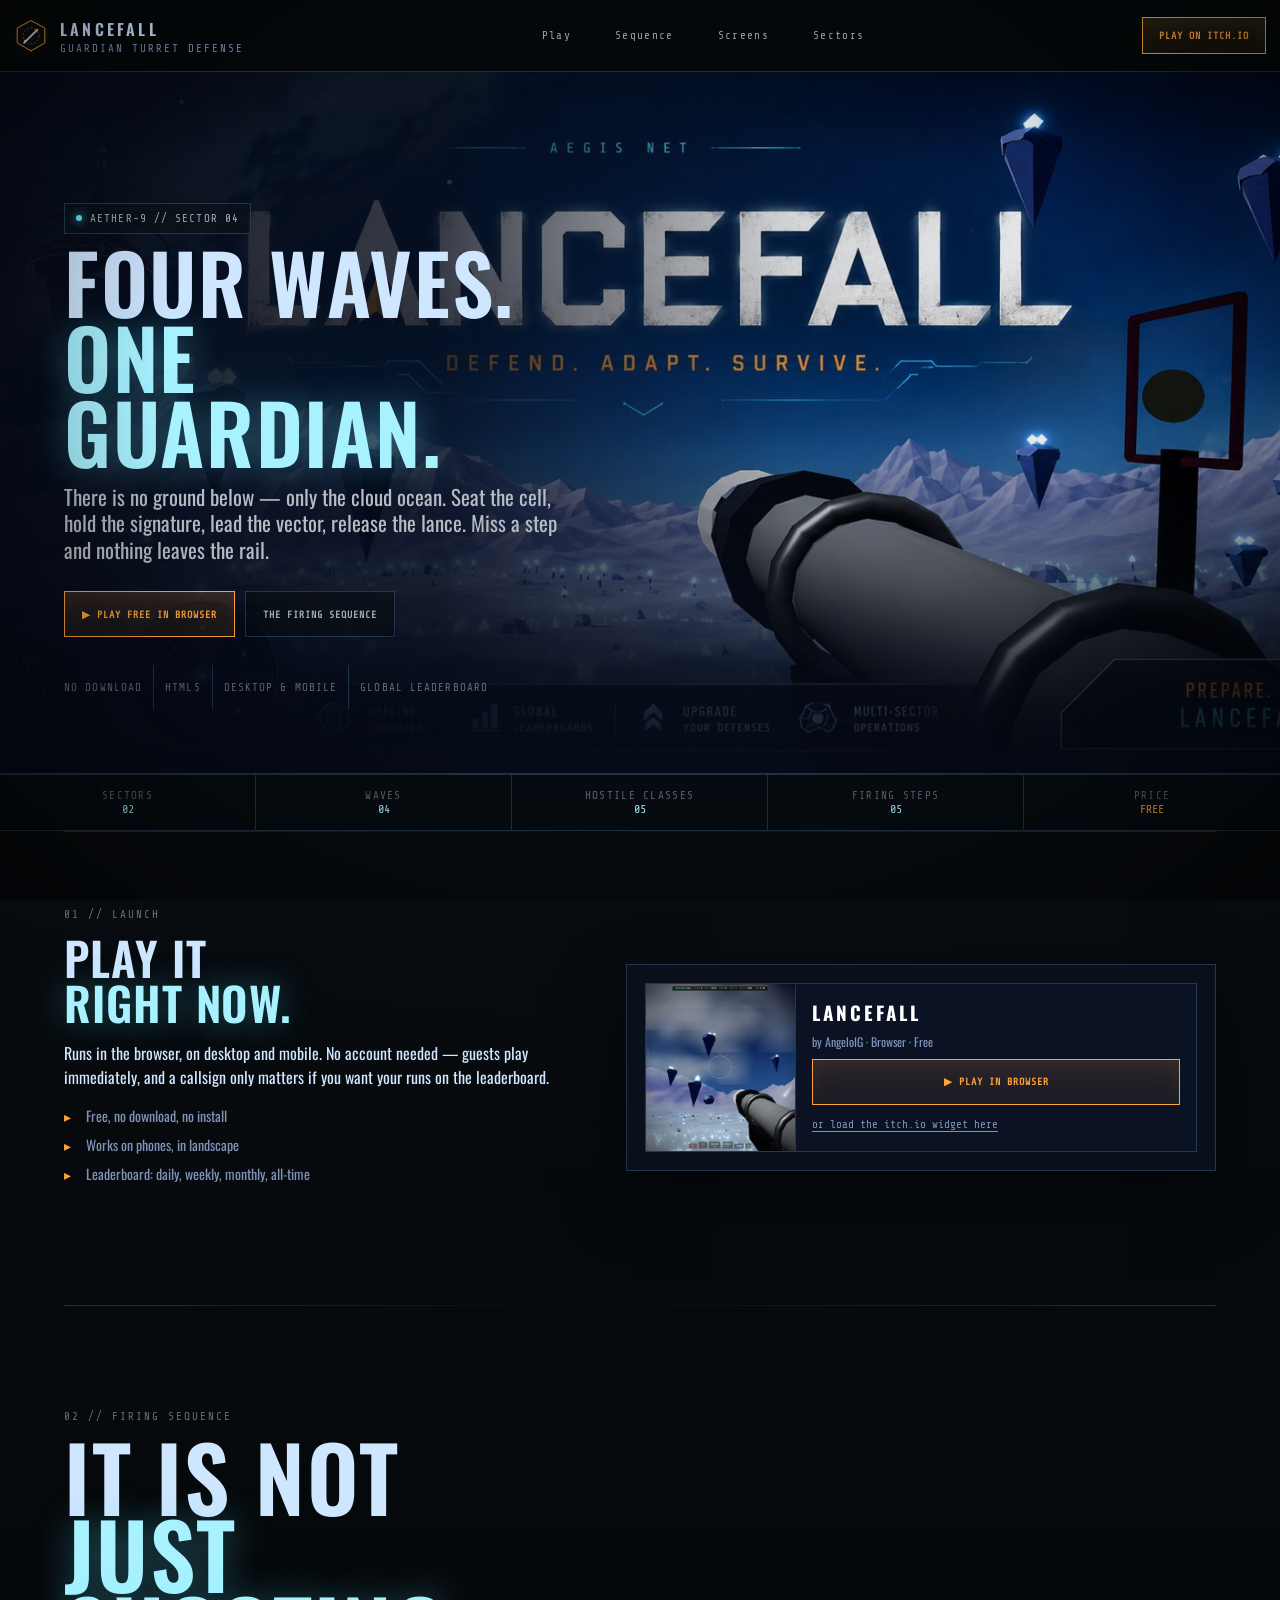
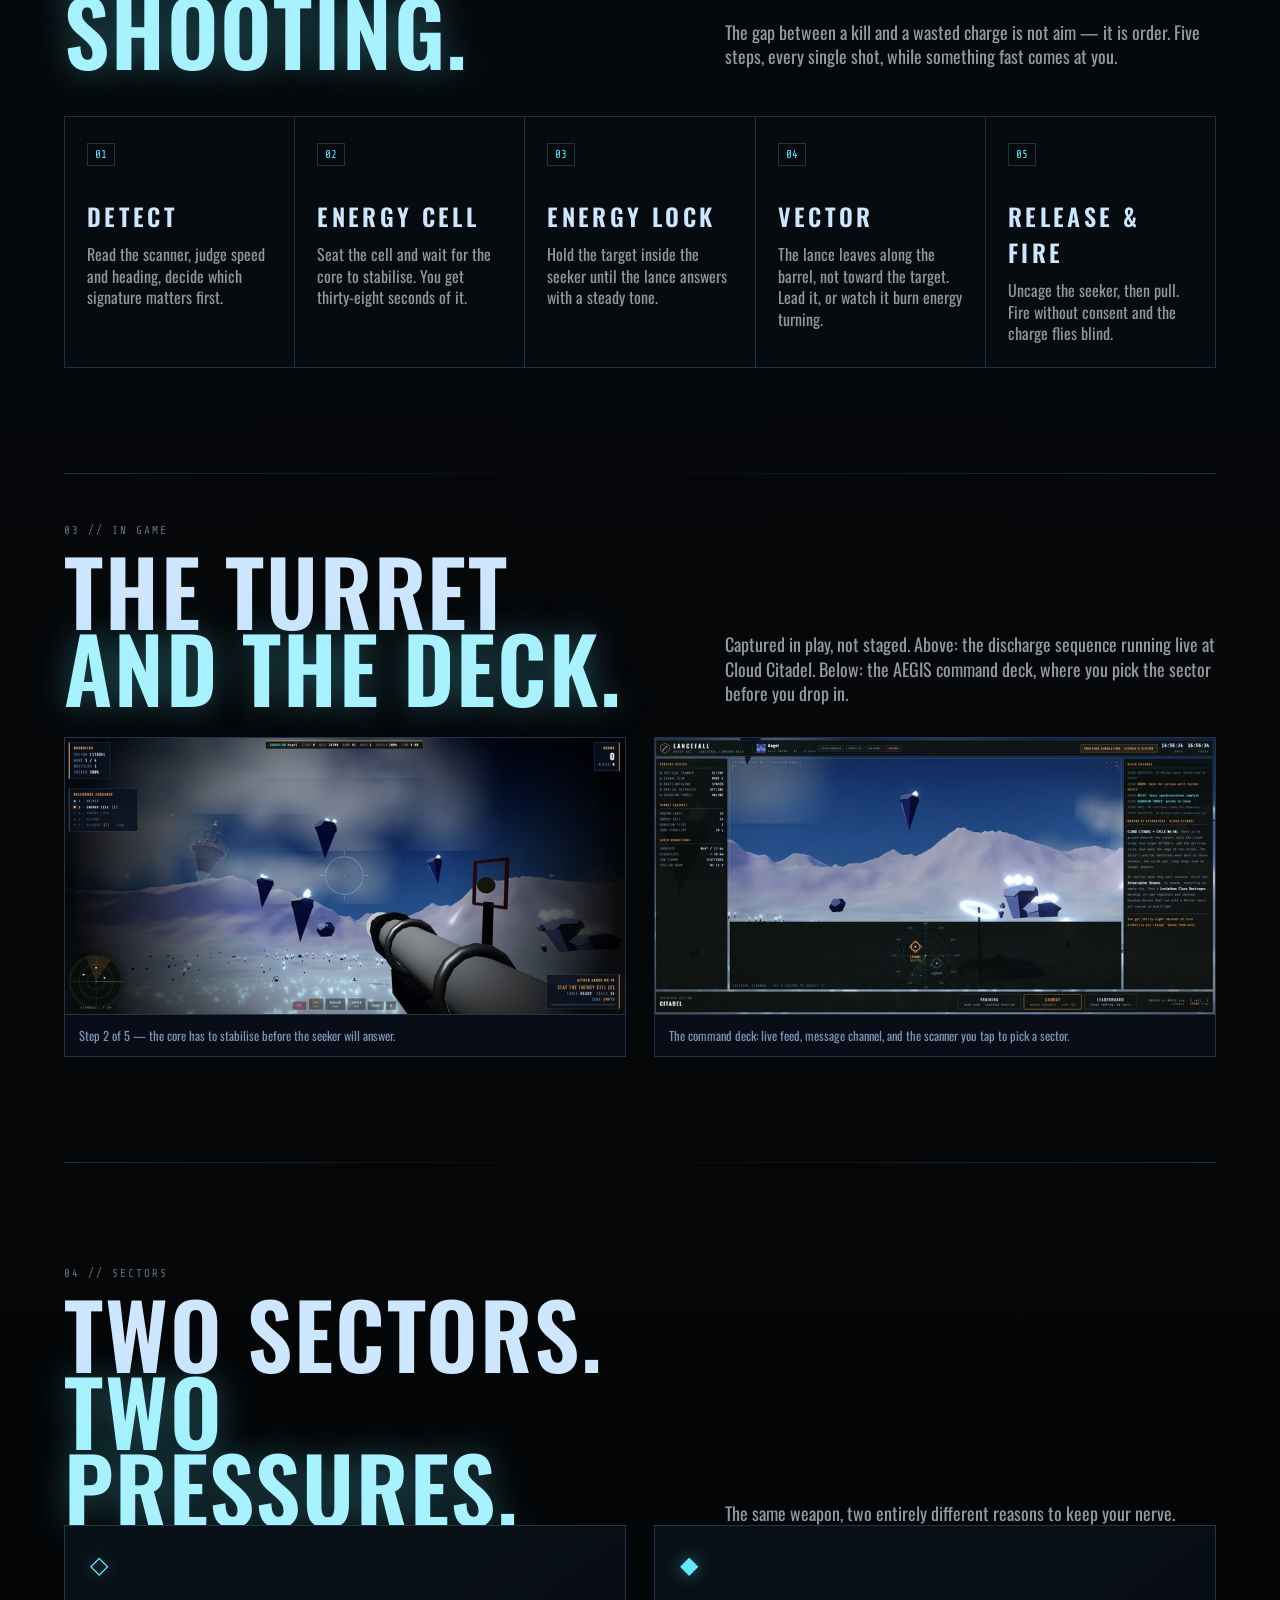
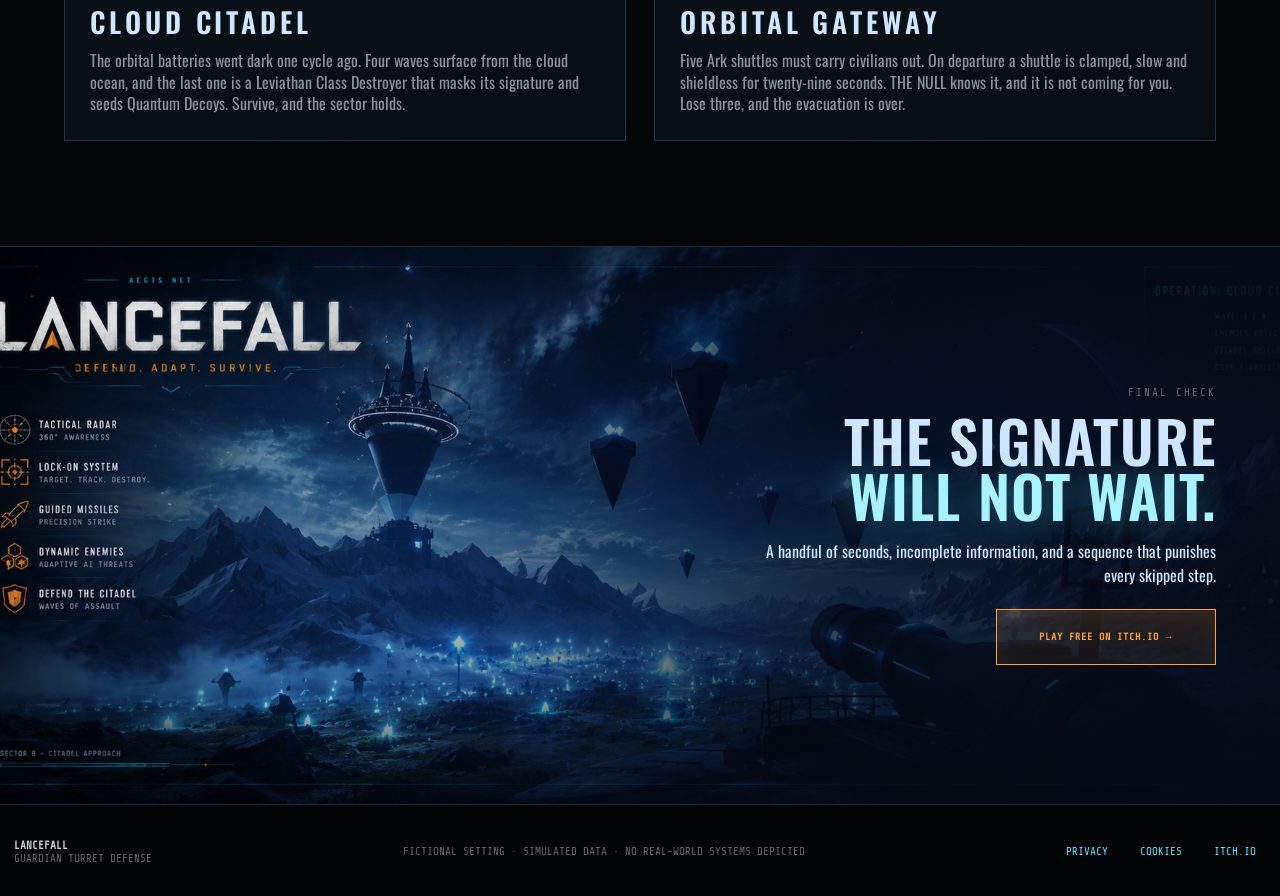
<file: index.html>
<!DOCTYPE html>
<html lang="en">
<head>
  <meta charset="UTF-8">
  <meta name="viewport" content="width=device-width, initial-scale=1.0">
  <meta name="description" content="Lancefall — a browser turret-defence game set above the cloud ocean of AETHER-9. Seat the cell, lock the signature, lead the vector, fire. Free, no download.">
  <meta name="theme-color" content="#070d1c">
  <link rel="canonical" href="https://angeloig.itch.io/lancefall">
  <title>Lancefall — Guardian Turret Defense</title>

  <meta property="og:type" content="website">
  <meta property="og:title" content="Lancefall — Guardian Turret Defense">
  <meta property="og:description" content="Four waves. One Guardian. Hold the cloud ocean of AETHER-9 against THE NULL. Free in your browser.">
  <meta property="og:image" content="assets/hero.jpg">
  <meta property="og:url" content="https://angeloig.itch.io/lancefall">
  <meta name="twitter:card" content="summary_large_image">

  <link rel="preconnect" href="https://fonts.googleapis.com">
  <link rel="preconnect" href="https://fonts.gstatic.com" crossorigin>
  <link href="https://fonts.googleapis.com/css2?family=Oswald:wght@400;600&family=Share+Tech+Mono&display=swap" rel="stylesheet">
  <link rel="icon" href="data:image/svg+xml,%3Csvg xmlns='http://www.w3.org/2000/svg' viewBox='0 0 64 64'%3E%3Crect width='64' height='64' fill='%23060b18'/%3E%3Cpolygon points='32,5 56,18 56,44 32,57 8,44 8,18' fill='none' stroke='%23ffa33c' stroke-width='3'/%3E%3Cpath d='M19 45 L44 20' stroke='%23cfe6ff' stroke-width='5' stroke-linecap='round'/%3E%3C/svg%3E">
  <link rel="preload" as="image" href="assets/hero.jpg">
  <link rel="stylesheet" href="styles.css">
</head>
<body>
  <a class="skip-link" href="#main">Skip to content</a>
  <div class="scanlines" aria-hidden="true"></div>

  <header class="topbar">
    <a class="brand" href="#main" aria-label="Lancefall home">
      <span class="brand-mark"><svg viewBox="0 0 64 64" aria-hidden="true">
        <polygon points="32,3 58,17 58,45 32,60 6,45 6,17" fill="none" stroke="#ffa33c" stroke-width="1.8"/>
        <circle cx="32" cy="32" r="15" fill="none" stroke="#cfe6ff" stroke-width=".9" stroke-dasharray="3 4" opacity=".8"/>
        <path d="M19 45 L44 20" stroke="#cfe6ff" stroke-width="3.2" stroke-linecap="round"/>
        <path d="M45 19 l-7 1.4 5.6 5.6z" fill="#ffa33c"/>
        <path d="M24 40 l-5.6 -1.4 1.4 5.6z" fill="#cfe6ff" opacity=".75"/>
      </svg></span>
      <span><strong>LANCEFALL</strong><small>GUARDIAN TURRET DEFENSE</small></span>
    </a>
    <nav aria-label="Main navigation">
      <a href="#play">Play</a>
      <a href="#sequence">Sequence</a>
      <a href="#shots">Screens</a>
      <a href="#sectors">Sectors</a>
    </nav>
    <a class="nav-cta" href="https://angeloig.itch.io/lancefall" target="_blank" rel="noopener">PLAY ON ITCH.IO</a>
  </header>

  <main id="main" tabindex="-1">

    <!-- ═══════════ HERO: l'artwork del gioco al posto del pannello finto ═══════════ -->
    <section class="hero-art">
      <img src="assets/hero.jpg"
             srcset="assets/hero-960.jpg 960w, assets/hero.jpg 1920w"
             sizes="100vw" width="1920" height="768" fetchpriority="high"
             alt="Lancefall — the Guardian turret facing drifting isles above the cloud ocean">
      <div class="hero-art-copy">
        <div class="eyebrow"><span class="pulse"></span> AETHER-9 // SECTOR 04</div>
        <h1>FOUR WAVES.<br><span>ONE GUARDIAN.</span></h1>
        <p class="lead">There is no ground below — only the cloud ocean. Seat the cell, hold the signature,
           lead the vector, release the lance. Miss a step and nothing leaves the rail.</p>
        <div class="hero-actions">
          <a class="btn btn-primary" href="#play">▶ PLAY FREE IN BROWSER</a>
          <a class="btn btn-ghost" href="#sequence">THE FIRING SEQUENCE</a>
        </div>
        <div class="hero-meta">
          <span>NO DOWNLOAD</span><span>HTML5</span><span>DESKTOP &amp; MOBILE</span><span>GLOBAL LEADERBOARD</span>
        </div>
      </div>
    </section>

    <section class="telemetry">
      <div><span>SECTORS</span><b>02</b></div>
      <div><span>WAVES</span><b>04</b></div>
      <div><span>HOSTILE CLASSES</span><b>05</b></div>
      <div><span>FIRING STEPS</span><b>05</b></div>
      <div><span>PRICE</span><b class="amber-text">FREE</b></div>
    </section>

    <!-- ═══════════ PLAY: il widget itch.io vestito coi colori della pagina ═══════════ -->
    <section id="play" class="section play">
      <div class="section-label">01 // LAUNCH</div>
      <div class="play-box">
        <div class="play-copy">
          <h2>PLAY IT<br><span>RIGHT NOW.</span></h2>
          <p>Runs in the browser, on desktop and mobile. No account needed — guests play immediately,
             and a callsign only matters if you want your runs on the leaderboard.</p>
          <ul class="ticks">
            <li>Free, no download, no install</li>
            <li>Works on phones, in landscape</li>
            <li>Leaderboard: daily, weekly, monthly, all-time</li>
          </ul>
        </div>
        <div class="itch-wrap">
          <!-- Facciata al posto dell'iframe.
               Il widget di itch.io veniva richiesto a ogni caricamento di
               pagina, e il loro server risponde 429 quando le richieste sono
               troppe. Qui la scheda è nostra, nei nostri colori, e non parte
               alcuna richiesta verso terzi finché il visitatore non decide.
               Il collegamento sotto funziona anche se itch è irraggiungibile. -->
          <div class="itch-card" id="itchCard">
            <img src="assets/shot-turret-800.jpg" alt="" aria-hidden="true" loading="lazy" width="800" height="394">
            <div class="itch-meta">
              <b>LANCEFALL</b>
              <span>by AngeloIG · Browser · Free</span>
              <a class="btn btn-primary" href="https://angeloig.itch.io/lancefall"
                 target="_blank" rel="noopener">▶ PLAY IN BROWSER</a>
              <button type="button" class="itch-load" id="itchLoad">
                or load the itch.io widget here
              </button>
            </div>
          </div>
        </div>
      </div>
    </section>

    <!-- ═══════════ SEQUENCE ═══════════ -->
    <section id="sequence" class="section briefing">
      <div class="section-label">02 // FIRING SEQUENCE</div>
      <div class="section-head">
        <div><h2>IT IS NOT<br><span>JUST SHOOTING.</span></h2></div>
        <p>The gap between a kill and a wasted charge is not aim — it is order. Five steps, every
           single shot, while something fast comes at you.</p>
      </div>
      <div class="steps">
        <article><span>01</span><h3>DETECT</h3><p>Read the scanner, judge speed and heading, decide which signature matters first.</p></article>
        <article><span>02</span><h3>ENERGY CELL</h3><p>Seat the cell and wait for the core to stabilise. You get thirty-eight seconds of it.</p></article>
        <article><span>03</span><h3>ENERGY LOCK</h3><p>Hold the target inside the seeker until the lance answers with a steady tone.</p></article>
        <article><span>04</span><h3>VECTOR</h3><p>The lance leaves along the barrel, not toward the target. Lead it, or watch it burn energy turning.</p></article>
        <article><span>05</span><h3>RELEASE &amp; FIRE</h3><p>Uncage the seeker, then pull. Fire without consent and the charge flies blind.</p></article>
      </div>
    </section>

    <!-- ═══════════ SCREENS: il gioco vero, senza ritocchi ═══════════ -->
    <section id="shots" class="section shots">
      <div class="section-label">03 // IN GAME</div>
      <div class="section-head compact">
        <h2>THE TURRET<br><span>AND THE DECK.</span></h2>
        <p>Captured in play, not staged. Above: the discharge sequence running live at Cloud Citadel.
           Below: the AEGIS command deck, where you pick the sector before you drop in.</p>
      </div>
      <div class="shot-grid">
        <figure>
          <img src="assets/shot-turret.jpg"
               srcset="assets/shot-turret-800.jpg 800w, assets/shot-turret.jpg 1600w"
               sizes="(max-width:900px) 100vw, 50vw" width="1600" height="787" loading="lazy"
               alt="First-person view from the Guardian turret: discharge sequence panel, tactical scanner, drifting isles and hostile drones">
          <figcaption>Step 2 of 5 — the core has to stabilise before the seeker will answer.</figcaption>
        </figure>
        <figure>
          <img src="assets/shot-console.jpg"
               srcset="assets/shot-console-800.jpg 800w, assets/shot-console.jpg 1600w"
               sizes="(max-width:900px) 100vw, 50vw" width="1600" height="789" loading="lazy"
               alt="The AEGIS command deck: systems status, live optical feed, tactical scanner and operation order">
          <figcaption>The command deck: live feed, message channel, and the scanner you tap to pick a sector.</figcaption>
        </figure>
      </div>
    </section>

    <!-- ═══════════ SECTORS ═══════════ -->
    <section id="sectors" class="section briefing">
      <div class="section-label">04 // SECTORS</div>
      <div class="section-head">
        <div><h2>TWO SECTORS.<br><span>TWO PRESSURES.</span></h2></div>
        <p>The same weapon, two entirely different reasons to keep your nerve.</p>
      </div>
      <div class="sector-grid">
        <div class="system-card large">
          <div class="card-icon">◇</div>
          <h3>CLOUD CITADEL</h3>
          <p>The orbital batteries went dark one cycle ago. Four waves surface from the cloud ocean,
             and the last one is a Leviathan Class Destroyer that masks its signature and seeds
             Quantum Decoys. Survive, and the sector holds.</p>
        </div>
        <div class="system-card large">
          <div class="card-icon">◆</div>
          <h3>ORBITAL GATEWAY</h3>
          <p>Five Ark shuttles must carry civilians out. On departure a shuttle is clamped, slow and
             shieldless for twenty-nine seconds. THE NULL knows it, and it is not coming for you.
             Lose three, and the evacuation is over.</p>
        </div>
      </div>
    </section>

    <!-- ═══════════ CTA finale sull'artwork ═══════════ -->
    <section class="mission-art">
      <img src="assets/mission.jpg"
             srcset="assets/mission-960.jpg 960w, assets/mission.jpg 1920w"
             sizes="100vw" width="1920" height="768" loading="lazy"
             alt="The Spire on the horizon as hostile drones descend over the cloud ocean">
      <div class="mission-art-copy">
        <div class="section-label">FINAL CHECK</div>
        <h2>THE SIGNATURE<br><span>WILL NOT WAIT.</span></h2>
        <p>A handful of seconds, incomplete information, and a sequence that punishes every skipped step.</p>
        <a class="btn btn-primary btn-big" href="https://angeloig.itch.io/lancefall" target="_blank" rel="noopener">PLAY FREE ON ITCH.IO →</a>
      </div>
    </section>
  </main>

  <footer>
    <div><strong>LANCEFALL</strong><span>GUARDIAN TURRET DEFENSE</span></div>
    <p>FICTIONAL SETTING · SIMULATED DATA · NO REAL-WORLD SYSTEMS DEPICTED</p>
    <div class="footer-links" aria-label="Legal information">
      <a href="privacy.html">PRIVACY</a>
      <a href="cookie.html">COOKIES</a>
      <a href="https://angeloig.itch.io/lancefall" target="_blank" rel="noopener">ITCH.IO</a>
    </div>
  </footer>

  <script>
    // Il widget di itch.io si carica solo se richiesto: evita il 429 e
    // rimanda ogni contatto con un dominio terzo a dopo una scelta esplicita.
    const itchLoad = document.getElementById('itchLoad');
    if (itchLoad) itchLoad.addEventListener('click', () => {
      const card = document.getElementById('itchCard');
      const f = document.createElement('iframe');
      f.className = 'itch-embed';
      f.src = 'https://itch.io/embed/4949544?border_width=1&bg_color=0a1224'
            + '&fg_color=cfe6ff&link_color=ffa33c&border_color=2b3c60';
      f.width = 552; f.height = 167; f.loading = 'lazy';
      f.title = 'Lancefall on itch.io';
      card.replaceWith(f);
      f.focus();
    });

    document.querySelectorAll('a[href^="#"]').forEach(link => {
      link.addEventListener('click', event => {
        const target = document.querySelector(link.getAttribute('href'));
        if (target) { event.preventDefault(); target.scrollIntoView({ behavior: 'smooth', block: 'start' }); }
      });
    });
  </script>
</body>
</html>
</file>
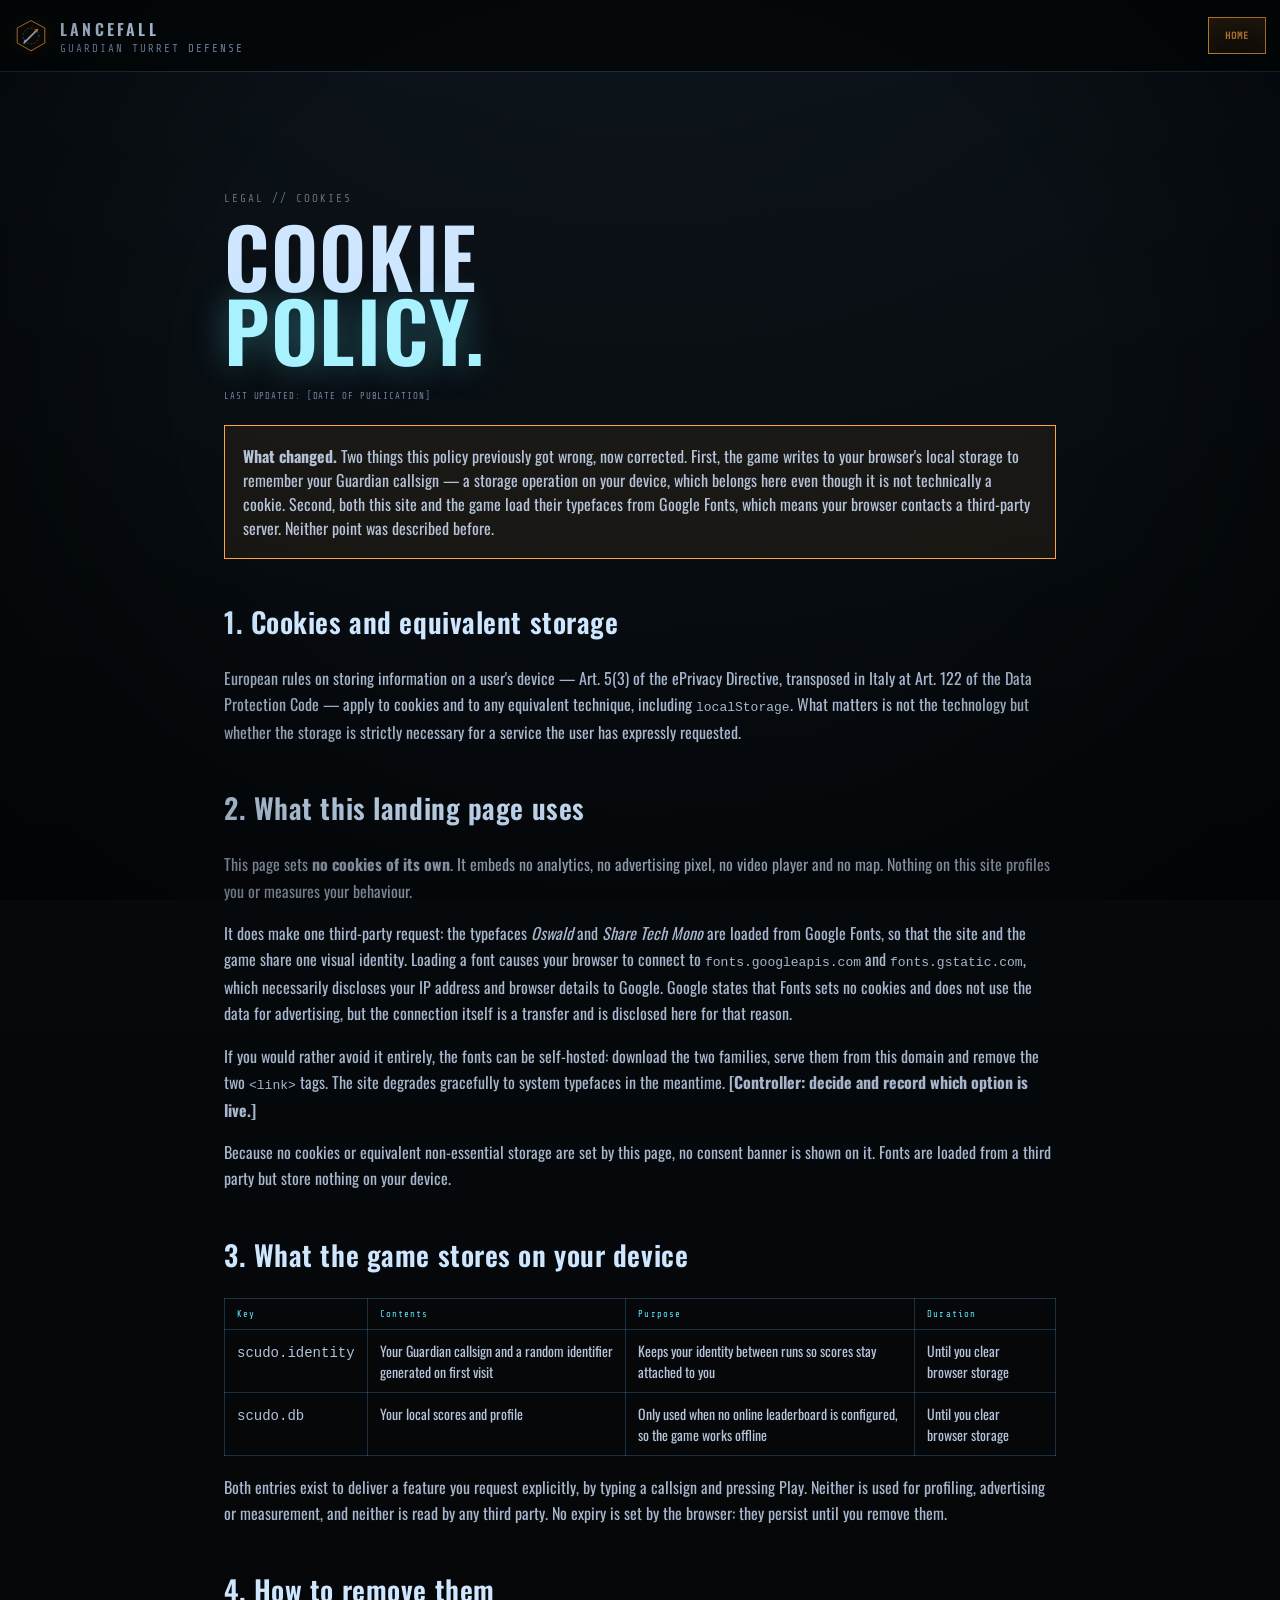
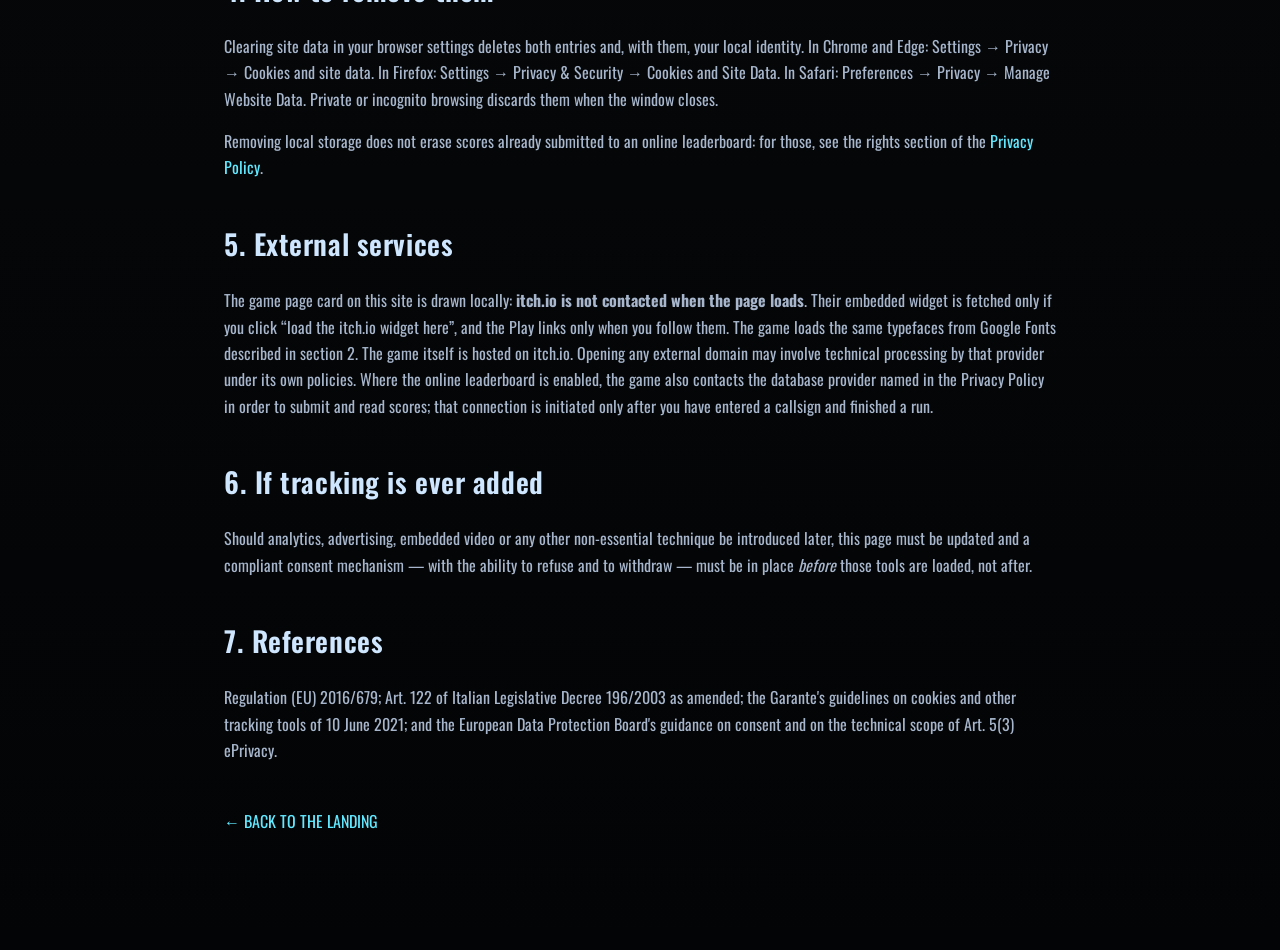
<file: cookie.html>
<!DOCTYPE html>
<html lang="en">
<head>
<meta charset="UTF-8"><meta name="viewport" content="width=device-width, initial-scale=1.0">
<meta name="description" content="Cookie and local storage policy for Lancefall.">
<meta name="theme-color" content="#070d1c">
<title>Cookie Policy — Lancefall</title>
  <link rel="preconnect" href="https://fonts.googleapis.com">
  <link rel="preconnect" href="https://fonts.gstatic.com" crossorigin>
  <link href="https://fonts.googleapis.com/css2?family=Oswald:wght@400;600&family=Share+Tech+Mono&display=swap" rel="stylesheet">
  <link rel="icon" href="data:image/svg+xml,%3Csvg xmlns='http://www.w3.org/2000/svg' viewBox='0 0 64 64'%3E%3Crect width='64' height='64' fill='%23060b18'/%3E%3Cpolygon points='32,5 56,18 56,44 32,57 8,44 8,18' fill='none' stroke='%23ffa33c' stroke-width='3'/%3E%3Cpath d='M19 45 L44 20' stroke='%23cfe6ff' stroke-width='5' stroke-linecap='round'/%3E%3C/svg%3E">
  <link rel="stylesheet" href="styles.css">
<style>.legal{max-width:960px;margin:0 auto;padding:120px 5vw}.legal h1{font-size:clamp(48px,7vw,82px);line-height:.9;margin:0 0 24px}.legal h2{margin-top:42px;font-size:28px}.legal p,.legal li{color:#a7b6cc;line-height:1.65}.legal ul{padding-left:20px}.legal .meta{font:9px var(--mono);color:#7186a0;letter-spacing:.1em}.legal a{color:var(--green)}.legal-note{border:1px solid var(--line);background:#0a1224;padding:18px;margin:24px 0;color:#b5c2d8}.legal-note.warn{border-color:var(--amber);background:rgba(255,163,60,.07)}.back{display:inline-block;margin-top:30px}table.dt{width:100%;border-collapse:collapse;margin:18px 0;font-size:14px}table.dt th,table.dt td{border:1px solid var(--line);padding:10px 12px;text-align:left;color:#b5c2d8;vertical-align:top}table.dt th{font:9px var(--mono);letter-spacing:.12em;color:var(--green)}</style>
</head>
<body>
<a class="skip-link" href="#main">Skip to content</a>
<div class="scanlines" aria-hidden="true"></div>
<header class="topbar"><a class="brand" href="index.html" aria-label="Lancefall home"><span class="brand-mark"><svg viewBox="0 0 64 64" aria-hidden="true"><polygon points="32,3 58,17 58,45 32,60 6,45 6,17" fill="none" stroke="#ffa33c" stroke-width="1.8"/><circle cx="32" cy="32" r="15" fill="none" stroke="#cfe6ff" stroke-width=".9" stroke-dasharray="3 4" opacity=".8"/><path d="M19 45 L44 20" stroke="#cfe6ff" stroke-width="3.2" stroke-linecap="round"/><path d="M45 19 l-7 1.4 5.6 5.6z" fill="#ffa33c"/><path d="M24 40 l-5.6 -1.4 1.4 5.6z" fill="#cfe6ff" opacity=".75"/></svg></span><span><strong>LANCEFALL</strong><small>GUARDIAN TURRET DEFENSE</small></span></a><a class="nav-cta" href="index.html">HOME</a></header>

<main class="legal" id="main" tabindex="-1">
<div class="section-label">LEGAL // COOKIES</div><h1>COOKIE<br><span>POLICY.</span></h1>
<p class="meta">LAST UPDATED: [DATE OF PUBLICATION]</p>

<div class="legal-note warn"><strong>What changed.</strong> Two things this policy previously got wrong, now corrected. First, the game writes to your browser's local storage to remember your Guardian callsign — a storage operation on your device, which belongs here even though it is not technically a cookie. Second, both this site and the game load their typefaces from Google Fonts, which means your browser contacts a third-party server. Neither point was described before.</div>

<h2>1. Cookies and equivalent storage</h2>
<p>European rules on storing information on a user's device — Art. 5(3) of the ePrivacy Directive, transposed in Italy at Art. 122 of the Data Protection Code — apply to cookies and to any equivalent technique, including <code>localStorage</code>. What matters is not the technology but whether the storage is strictly necessary for a service the user has expressly requested.</p>

<h2>2. What this landing page uses</h2>
<p>This page sets <strong>no cookies of its own</strong>. It embeds no analytics, no advertising pixel, no video player and no map. Nothing on this site profiles you or measures your behaviour.</p>
<p>It does make one third-party request: the typefaces <em>Oswald</em> and <em>Share Tech Mono</em> are loaded from Google Fonts, so that the site and the game share one visual identity. Loading a font causes your browser to connect to <code>fonts.googleapis.com</code> and <code>fonts.gstatic.com</code>, which necessarily discloses your IP address and browser details to Google. Google states that Fonts sets no cookies and does not use the data for advertising, but the connection itself is a transfer and is disclosed here for that reason.</p>
<p>If you would rather avoid it entirely, the fonts can be self-hosted: download the two families, serve them from this domain and remove the two <code>&lt;link&gt;</code> tags. The site degrades gracefully to system typefaces in the meantime. <strong>[Controller: decide and record which option is live.]</strong></p>
<p>Because no cookies or equivalent non-essential storage are set by this page, no consent banner is shown on it. Fonts are loaded from a third party but store nothing on your device.</p>

<h2>3. What the game stores on your device</h2>
<table class="dt">
<caption class="sr-only">Browser storage used by the game: key, contents, purpose and duration</caption>
<tr><th scope="col">Key</th><th scope="col">Contents</th><th scope="col">Purpose</th><th scope="col">Duration</th></tr>
<tr><td><code>scudo.identity</code></td><td>Your Guardian callsign and a random identifier generated on first visit</td><td>Keeps your identity between runs so scores stay attached to you</td><td>Until you clear browser storage</td></tr>
<tr><td><code>scudo.db</code></td><td>Your local scores and profile</td><td>Only used when no online leaderboard is configured, so the game works offline</td><td>Until you clear browser storage</td></tr>
</table>
<p>Both entries exist to deliver a feature you request explicitly, by typing a callsign and pressing Play. Neither is used for profiling, advertising or measurement, and neither is read by any third party. No expiry is set by the browser: they persist until you remove them.</p>

<h2>4. How to remove them</h2>
<p>Clearing site data in your browser settings deletes both entries and, with them, your local identity. In Chrome and Edge: Settings → Privacy → Cookies and site data. In Firefox: Settings → Privacy &amp; Security → Cookies and Site Data. In Safari: Preferences → Privacy → Manage Website Data. Private or incognito browsing discards them when the window closes.</p>
<p>Removing local storage does not erase scores already submitted to an online leaderboard: for those, see the rights section of the <a href="privacy.html">Privacy Policy</a>.</p>

<h2>5. External services</h2>
<p>The game page card on this site is drawn locally: <strong>itch.io is not contacted when the page loads</strong>. Their embedded widget is fetched only if you click “load the itch.io widget here”, and the Play links only when you follow them. The game loads the same typefaces from Google Fonts described in section 2. The game itself is hosted on itch.io. Opening any external domain may involve technical processing by that provider under its own policies. Where the online leaderboard is enabled, the game also contacts the database provider named in the Privacy Policy in order to submit and read scores; that connection is initiated only after you have entered a callsign and finished a run.</p>

<h2>6. If tracking is ever added</h2>
<p>Should analytics, advertising, embedded video or any other non-essential technique be introduced later, this page must be updated and a compliant consent mechanism — with the ability to refuse and to withdraw — must be in place <em>before</em> those tools are loaded, not after.</p>

<h2>7. References</h2>
<p>Regulation (EU) 2016/679; Art. 122 of Italian Legislative Decree 196/2003 as amended; the Garante's guidelines on cookies and other tracking tools of 10 June 2021; and the European Data Protection Board's guidance on consent and on the technical scope of Art. 5(3) ePrivacy.</p>

<a class="back" href="index.html">← BACK TO THE LANDING</a>
</main>
</body>
</html>
</file>
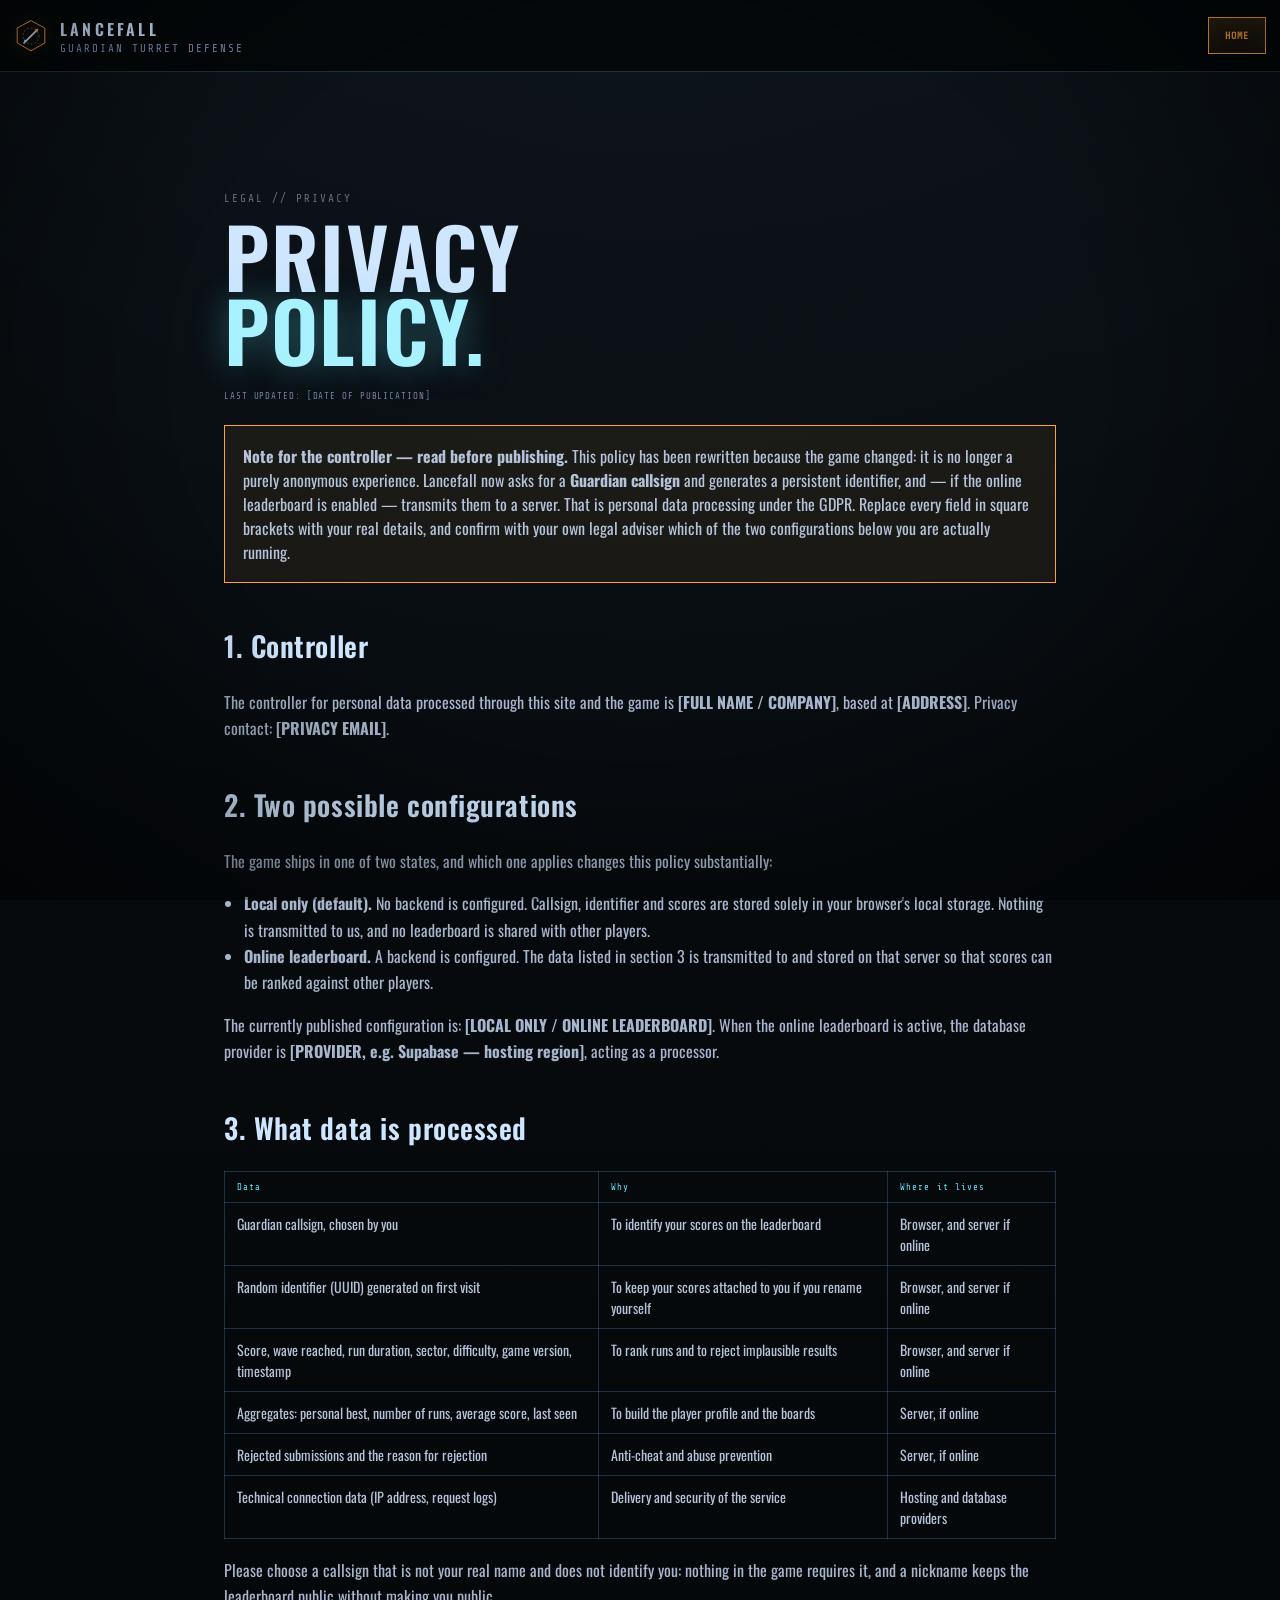
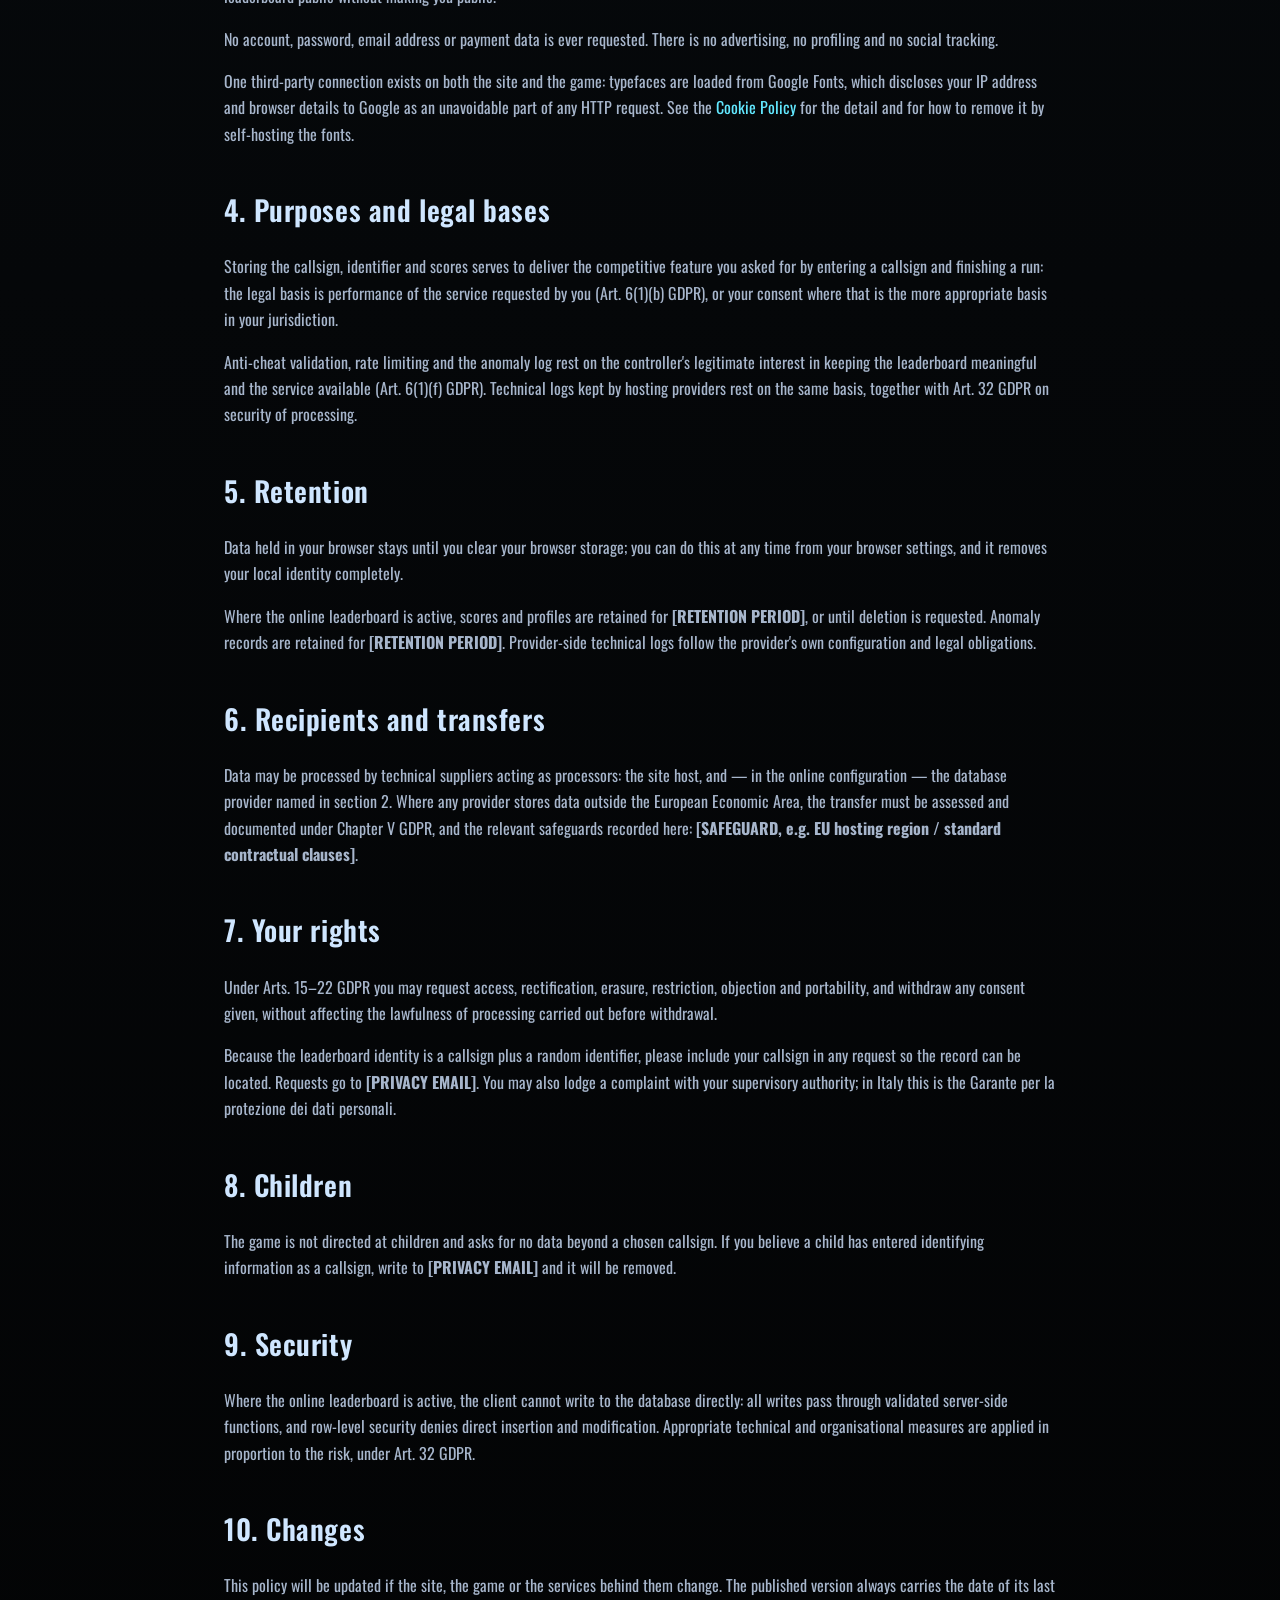
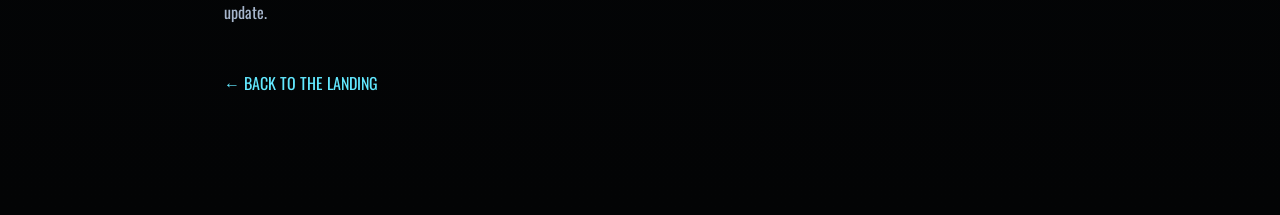
<file: privacy.html>
<!DOCTYPE html>
<html lang="en">
<head>
<meta charset="UTF-8"><meta name="viewport" content="width=device-width, initial-scale=1.0">
<meta name="description" content="Privacy policy for Lancefall.">
<meta name="theme-color" content="#070d1c">
<title>Privacy Policy — Lancefall</title>
  <link rel="preconnect" href="https://fonts.googleapis.com">
  <link rel="preconnect" href="https://fonts.gstatic.com" crossorigin>
  <link href="https://fonts.googleapis.com/css2?family=Oswald:wght@400;600&family=Share+Tech+Mono&display=swap" rel="stylesheet">
  <link rel="icon" href="data:image/svg+xml,%3Csvg xmlns='http://www.w3.org/2000/svg' viewBox='0 0 64 64'%3E%3Crect width='64' height='64' fill='%23060b18'/%3E%3Cpolygon points='32,5 56,18 56,44 32,57 8,44 8,18' fill='none' stroke='%23ffa33c' stroke-width='3'/%3E%3Cpath d='M19 45 L44 20' stroke='%23cfe6ff' stroke-width='5' stroke-linecap='round'/%3E%3C/svg%3E">
  <link rel="stylesheet" href="styles.css">
<style>.legal{max-width:960px;margin:0 auto;padding:120px 5vw}.legal h1{font-size:clamp(48px,7vw,82px);line-height:.9;margin:0 0 24px}.legal h2{margin-top:42px;font-size:28px}.legal p,.legal li{color:#a7b6cc;line-height:1.65}.legal ul{padding-left:20px}.legal .meta{font:9px var(--mono);color:#7186a0;letter-spacing:.1em}.legal a{color:var(--green)}.legal-note{border:1px solid var(--line);background:#0a1224;padding:18px;margin:24px 0;color:#b5c2d8}.legal-note.warn{border-color:var(--amber);background:rgba(255,163,60,.07)}.back{display:inline-block;margin-top:30px}table.dt{width:100%;border-collapse:collapse;margin:18px 0;font-size:14px}table.dt th,table.dt td{border:1px solid var(--line);padding:10px 12px;text-align:left;color:#b5c2d8;vertical-align:top}table.dt th{font:9px var(--mono);letter-spacing:.12em;color:var(--green)}</style>
</head>
<body>
<div class="scanlines" aria-hidden="true"></div>
<header class="topbar"><a class="brand" href="index.html" aria-label="Lancefall home"><span class="brand-mark"><svg viewBox="0 0 64 64" aria-hidden="true"><polygon points="32,3 58,17 58,45 32,60 6,45 6,17" fill="none" stroke="#ffa33c" stroke-width="1.8"/><circle cx="32" cy="32" r="15" fill="none" stroke="#cfe6ff" stroke-width=".9" stroke-dasharray="3 4" opacity=".8"/><path d="M19 45 L44 20" stroke="#cfe6ff" stroke-width="3.2" stroke-linecap="round"/><path d="M45 19 l-7 1.4 5.6 5.6z" fill="#ffa33c"/><path d="M24 40 l-5.6 -1.4 1.4 5.6z" fill="#cfe6ff" opacity=".75"/></svg></span><span><strong>LANCEFALL</strong><small>GUARDIAN TURRET DEFENSE</small></span></a><a class="nav-cta" href="index.html">HOME</a></header>

<main class="legal">
<div class="section-label">LEGAL // PRIVACY</div><h1>PRIVACY<br><span>POLICY.</span></h1>
<p class="meta">LAST UPDATED: [DATE OF PUBLICATION]</p>

<div class="legal-note warn"><strong>Note for the controller — read before publishing.</strong> This policy has been rewritten because the game changed: it is no longer a purely anonymous experience. Lancefall now asks for a <strong>Guardian callsign</strong> and generates a persistent identifier, and — if the online leaderboard is enabled — transmits them to a server. That is personal data processing under the GDPR. Replace every field in square brackets with your real details, and confirm with your own legal adviser which of the two configurations below you are actually running.</div>

<h2>1. Controller</h2>
<p>The controller for personal data processed through this site and the game is <strong>[FULL NAME / COMPANY]</strong>, based at <strong>[ADDRESS]</strong>. Privacy contact: <strong>[PRIVACY EMAIL]</strong>.</p>

<h2>2. Two possible configurations</h2>
<p>The game ships in one of two states, and which one applies changes this policy substantially:</p>
<ul>
<li><strong>Local only (default).</strong> No backend is configured. Callsign, identifier and scores are stored solely in your browser's local storage. Nothing is transmitted to us, and no leaderboard is shared with other players.</li>
<li><strong>Online leaderboard.</strong> A backend is configured. The data listed in section 3 is transmitted to and stored on that server so that scores can be ranked against other players.</li>
</ul>
<p>The currently published configuration is: <strong>[LOCAL ONLY / ONLINE LEADERBOARD]</strong>. When the online leaderboard is active, the database provider is <strong>[PROVIDER, e.g. Supabase — hosting region]</strong>, acting as a processor.</p>

<h2>3. What data is processed</h2>
<table class="dt">
<tr><th>Data</th><th>Why</th><th>Where it lives</th></tr>
<tr><td>Guardian callsign, chosen by you</td><td>To identify your scores on the leaderboard</td><td>Browser, and server if online</td></tr>
<tr><td>Random identifier (UUID) generated on first visit</td><td>To keep your scores attached to you if you rename yourself</td><td>Browser, and server if online</td></tr>
<tr><td>Score, wave reached, run duration, sector, difficulty, game version, timestamp</td><td>To rank runs and to reject implausible results</td><td>Browser, and server if online</td></tr>
<tr><td>Aggregates: personal best, number of runs, average score, last seen</td><td>To build the player profile and the boards</td><td>Server, if online</td></tr>
<tr><td>Rejected submissions and the reason for rejection</td><td>Anti-cheat and abuse prevention</td><td>Server, if online</td></tr>
<tr><td>Technical connection data (IP address, request logs)</td><td>Delivery and security of the service</td><td>Hosting and database providers</td></tr>
</table>
<p>Please choose a callsign that is not your real name and does not identify you: nothing in the game requires it, and a nickname keeps the leaderboard public without making you public.</p>
<p>No account, password, email address or payment data is ever requested. There is no advertising, no profiling and no social tracking.</p>
<p>One third-party connection exists on both the site and the game: typefaces are loaded from Google Fonts, which discloses your IP address and browser details to Google as an unavoidable part of any HTTP request. See the <a href="cookie.html">Cookie Policy</a> for the detail and for how to remove it by self-hosting the fonts.</p>

<h2>4. Purposes and legal bases</h2>
<p>Storing the callsign, identifier and scores serves to deliver the competitive feature you asked for by entering a callsign and finishing a run: the legal basis is performance of the service requested by you (Art. 6(1)(b) GDPR), or your consent where that is the more appropriate basis in your jurisdiction.</p>
<p>Anti-cheat validation, rate limiting and the anomaly log rest on the controller's legitimate interest in keeping the leaderboard meaningful and the service available (Art. 6(1)(f) GDPR). Technical logs kept by hosting providers rest on the same basis, together with Art. 32 GDPR on security of processing.</p>

<h2>5. Retention</h2>
<p>Data held in your browser stays until you clear your browser storage; you can do this at any time from your browser settings, and it removes your local identity completely.</p>
<p>Where the online leaderboard is active, scores and profiles are retained for <strong>[RETENTION PERIOD]</strong>, or until deletion is requested. Anomaly records are retained for <strong>[RETENTION PERIOD]</strong>. Provider-side technical logs follow the provider's own configuration and legal obligations.</p>

<h2>6. Recipients and transfers</h2>
<p>Data may be processed by technical suppliers acting as processors: the site host, and — in the online configuration — the database provider named in section 2. Where any provider stores data outside the European Economic Area, the transfer must be assessed and documented under Chapter V GDPR, and the relevant safeguards recorded here: <strong>[SAFEGUARD, e.g. EU hosting region / standard contractual clauses]</strong>.</p>

<h2>7. Your rights</h2>
<p>Under Arts. 15–22 GDPR you may request access, rectification, erasure, restriction, objection and portability, and withdraw any consent given, without affecting the lawfulness of processing carried out before withdrawal.</p>
<p>Because the leaderboard identity is a callsign plus a random identifier, please include your callsign in any request so the record can be located. Requests go to <strong>[PRIVACY EMAIL]</strong>. You may also lodge a complaint with your supervisory authority; in Italy this is the Garante per la protezione dei dati personali.</p>

<h2>8. Children</h2>
<p>The game is not directed at children and asks for no data beyond a chosen callsign. If you believe a child has entered identifying information as a callsign, write to <strong>[PRIVACY EMAIL]</strong> and it will be removed.</p>

<h2>9. Security</h2>
<p>Where the online leaderboard is active, the client cannot write to the database directly: all writes pass through validated server-side functions, and row-level security denies direct insertion and modification. Appropriate technical and organisational measures are applied in proportion to the risk, under Art. 32 GDPR.</p>

<h2>10. Changes</h2>
<p>This policy will be updated if the site, the game or the services behind them change. The published version always carries the date of its last update.</p>

<a class="back" href="index.html">← BACK TO THE LANDING</a>
</main>
</body>
</html>
</file>
<file: styles.css>
:root{
  /* LANCEFALL — palette allineata al gioco.
     Questi valori sono gli stessi dichiarati in sky_fortress.html: cambiare
     qui e là in modo indipendente è il modo più rapido per far divergere
     landing e gioco, quindi restano volutamente identici. */
  --ink:#060b18;
  --bg:#060b18;
  --bg-deep:#03060f;
  --panel:#0a1224;
  --panel-2:#0d1830;
  --panel-3:#101d3a;
  --text:#cfe6ff;
  --data:#cfe6ff;
  --muted:#7f93b8;
  --dim:rgba(186,220,255,.55);
  --line:rgba(120,190,255,.22);
  --line-glow:rgba(120,190,255,.30);
  --line-soft:rgba(120,160,220,.18);
  --green:#62e8ff;          /* accento primario: ciano energia */
  --green-strong:#a8f2ff;
  --green-dim:#3f6f92;
  --cyan:#62e8ff;
  --amber:#ffa33c;
  --red:#ff4d6d;
  --violet:#a96bff;
  --font:'Oswald','Arial Narrow',Trebuchet MS,Arial,sans-serif;
  --mono:'Share Tech Mono','Courier New',Consolas,monospace;
}

*{box-sizing:border-box}
html{scroll-behavior:smooth}
body{
  margin:0;
  color:var(--text);
  background:
    radial-gradient(circle at 50% -10%,rgba(104,125,146,.09),transparent 34%),
    linear-gradient(180deg,#070d12 0%,#050709 55%,#030405 100%);
  font-family:var(--font);
  overflow-x:hidden;
}
body:before{
  content:"";position:fixed;inset:0;pointer-events:none;z-index:50;opacity:.22;
  background:repeating-linear-gradient(180deg,rgba(255,255,255,.018) 0,rgba(255,255,255,.018) 1px,transparent 1px,transparent 4px)
}
a{color:inherit;text-decoration:none}

.topbar{
  position:sticky;top:0;z-index:40;height:72px;padding:0 5vw;
  display:flex;align-items:center;justify-content:space-between;gap:24px;
  background:rgba(5,8,10,.92);backdrop-filter:blur(14px);
  border-bottom:1px solid var(--line);
}
.brand{display:flex;align-items:center;gap:12px;min-width:250px}.brand-mark{width:28px;height:28px;border:1px solid var(--green);position:relative}.brand-mark:before,.brand-mark:after{content:"";position:absolute;inset:5px;border:1px solid var(--green-dim)}.brand-mark span{position:absolute;left:50%;top:50%;width:4px;height:4px;background:var(--green);transform:translate(-50%,-50%);box-shadow:0 0 14px rgba(98,232,255,.7)}
.brand strong,.brand small{display:block}.brand strong{font:700 17px var(--font);letter-spacing:.04em}.brand small{font:11px var(--mono);color:var(--muted);letter-spacing:.16em;margin-top:1px}
nav{display:flex;gap:24px;font:11px var(--mono);color:#99a1a9;letter-spacing:.12em}nav a:hover{color:var(--green-strong)}
.nav-cta,.btn-primary{border:1px solid var(--green);background:linear-gradient(180deg,#141b23,#0c1218);color:var(--green-strong);font:700 10px var(--mono);letter-spacing:.1em;padding:12px 16px;box-shadow:inset 0 0 24px rgba(89,109,165,.05)}
.nav-cta:hover,.btn-primary:hover{background:#161d26;color:#dee4f2}

.hero{position:relative;padding:72px 5vw 0;overflow:hidden}
.hero:before{content:"";position:absolute;inset:0;background:linear-gradient(rgba(113,134,153,.04) 1px,transparent 1px),linear-gradient(90deg,rgba(113,134,153,.04) 1px,transparent 1px);background-size:52px 52px;mask-image:linear-gradient(to bottom,#000000,transparent 92%);pointer-events:none}
.hero-hud{position:absolute;top:20px;font:11px var(--mono);letter-spacing:.12em;color:#646d74}.hud-tl{left:5vw}.hud-tr{right:5vw}.hud-tr b{color:var(--green)}
.hero-corner{position:absolute;width:34px;height:34px;border-color:rgba(108,135,209,.35)}.c-tl{left:3%;top:9%;border-left:1px solid;border-top:1px solid}.c-tr{right:3%;top:9%;border-right:1px solid;border-top:1px solid}.c-bl{left:3%;bottom:6%;border-left:1px solid;border-bottom:1px solid}.c-br{right:3%;bottom:6%;border-right:1px solid;border-bottom:1px solid}
.hero-grid{position:relative;z-index:2;display:grid;grid-template-columns:1.05fr .95fr;gap:60px;align-items:center;min-height:610px;max-width:1400px;margin:auto}
.hero-copy:before{content:"LANCEFALL · AEGIS NET COMMAND DECK";display:block;color:#5f6a72;font:11px var(--mono);letter-spacing:.16em;margin-bottom:16px}
.eyebrow{display:inline-flex;gap:8px;align-items:center;padding:8px 11px;border:1px solid var(--line);background:rgba(11,19,25,.72);color:#a5acb2;font:11px var(--mono);letter-spacing:.1em}.pulse{width:6px;height:6px;border-radius:50%;background:var(--green);box-shadow:0 0 10px rgba(108,135,209,.7)}
h1{font-size:clamp(64px,8vw,118px);line-height:.82;margin:18px 0 24px;letter-spacing:-.02em}h1 span,h2 span{color:var(--green-strong)}.lead{max-width:650px;font-size:21px;line-height:1.26;color:#b6bcc2;margin:0 0 28px}.hero-actions{display:flex;gap:10px;flex-wrap:wrap}.btn{display:inline-flex;align-items:center;justify-content:center;min-height:46px;padding:0 17px;font:700 10px var(--mono);letter-spacing:.1em}.btn-ghost{border:1px solid var(--line);color:#a4abb1;background:rgba(6,11,15,.56)}.btn-ghost:hover{border-color:#465362;color:var(--text)}
.hero-meta{display:flex;flex-wrap:wrap;gap:11px;margin-top:28px}.hero-meta span{font:11px var(--mono);letter-spacing:.1em;color:#636c73;padding-right:11px;border-right:1px solid var(--line)}.hero-meta span:last-child{border-right:0}

.tactical-panel{border:1px solid var(--line);background:linear-gradient(180deg,#091117,#070e13);box-shadow:0 24px 70px rgba(0,0,0,.35)}
.panel-head,.panel-bottom{display:flex;justify-content:space-between;gap:16px;padding:12px 14px;background:#090f14;border-bottom:1px solid var(--line);font:11px var(--mono);letter-spacing:.1em;color:#7f848c}.status i{display:inline-block;width:6px;height:6px;border-radius:50%;background:var(--green);margin-right:5px}.status{color:#9da5b0}
.radar-wrap{display:grid;grid-template-columns:1fr 170px;gap:18px;padding:18px;background:radial-gradient(circle at 42% 48%,rgba(104,124,154,.08),transparent 42%)}
.radar{position:relative;width:min(34vw,390px);aspect-ratio:1;margin:auto;border-radius:50%;background:radial-gradient(circle,#111a21 0 27%,#0b1318 28% 45%,#080f14 46%);border:1px solid #2f3a43;box-shadow:inset 0 0 60px rgba(95,117,142,.07)}
.radar:before{content:"N";position:absolute;top:8px;left:50%;transform:translateX(-50%);font:11px var(--mono);color:#6f7981}.radar:after{content:"W                         E";position:absolute;left:14%;right:14%;bottom:8px;text-align:center;font:11px var(--mono);color:#5b656d}
.ring{position:absolute;inset:12%;border:1px solid rgba(98,116,134,.2);border-radius:50%}.r2{inset:28%}.r3{inset:45%}.cross{position:absolute;background:rgba(106,123,143,.16)}.cross.x{left:0;right:0;top:50%;height:1px}.cross.y{top:0;bottom:0;left:50%;width:1px}.sweep{position:absolute;inset:6%;border-radius:50%;background:conic-gradient(from 0deg,transparent 0 78%,rgba(108,135,209,.28) 82%,transparent 86%);animation:sweep 4.5s linear infinite}@keyframes sweep{to{transform:rotate(360deg)}}
.blip{position:absolute;width:7px;height:7px;border-radius:50%;background:var(--green);box-shadow:0 0 10px rgba(108,135,209,.55)}.b1{top:34%;left:61%}.b2{top:57%;left:38%;background:var(--amber)}.b3{top:22%;left:29%;background:#808d9c}.center-dot{position:absolute;width:6px;height:6px;border-radius:50%;background:#b5bdc5;left:50%;top:50%;transform:translate(-50%,-50%)}
.radar-readout{display:grid;align-content:center;gap:10px}.radar-readout div{border:1px solid var(--line);background:#0a1218;padding:11px}.radar-readout small{display:block;font:11px var(--mono);color:#677078;letter-spacing:.1em;margin-bottom:4px}.radar-readout strong{font:700 17px var(--mono);color:#d2d9df}.radar-readout .amber{color:var(--amber)}
.command-strip{display:grid;grid-template-columns:auto 1fr auto auto;gap:10px;padding:10px 14px;border-top:1px solid var(--line);border-bottom:1px solid var(--line);background:#060c11;font:11px var(--mono);color:#646d74}.command-strip b{color:#b77e70}.command-strip i{color:var(--amber);font-style:normal}.panel-bottom{border:0}.panel-bottom b{color:var(--green)}
.ticker{position:relative;z-index:2;display:flex;gap:24px;align-items:center;max-width:1400px;margin:0 auto;border-top:1px solid var(--line);padding:13px 0;font:11px var(--mono);color:#656a71}.ticker b{color:#a8afb5}.ticker em{color:var(--amber);font-style:normal}

.telemetry{max-width:1400px;margin:0 auto;border-top:1px solid var(--line);border-bottom:1px solid var(--line);display:grid;grid-template-columns:repeat(5,1fr);background:#060c11}.telemetry>div{padding:14px 20px;border-right:1px solid var(--line);display:flex;justify-content:space-between;align-items:center}.telemetry>div:last-child{border-right:0}.telemetry span{font:11px var(--mono);color:#5f6971;letter-spacing:.12em}.telemetry b{font:12px var(--mono);color:var(--green-strong)}.amber-text{color:var(--amber)!important}

.section{position:relative;max-width:1400px;margin:auto;padding:105px 5vw}.section:before{content:"";position:absolute;left:5vw;right:5vw;top:0;height:1px;background:linear-gradient(90deg,var(--line),transparent 45%,var(--line))}.section-label{font:11px var(--mono);color:#677077;letter-spacing:.18em;margin-bottom:14px}.section-head{display:grid;grid-template-columns:1.1fr .9fr;gap:60px;align-items:end}.section-head.compact{align-items:end}.section-head p{margin:0;color:#9499a0;font-size:18px;line-height:1.35}.section h2,.mission h2,.cta-box h2{font-size:clamp(54px,7vw,92px);line-height:.86;margin:0}.steps{display:grid;grid-template-columns:repeat(5,1fr);border-top:1px solid var(--line);border-left:1px solid var(--line);margin-top:48px}.steps article{min-height:240px;padding:22px;border-right:1px solid var(--line);border-bottom:1px solid var(--line);background:rgba(7,13,19,.64)}.steps article>span{font:11px var(--mono);color:var(--green);border:1px solid var(--line);padding:4px 7px}.steps h3{font-size:24px;margin:35px 0 10px}.steps p{color:#8e979e;line-height:1.35;margin:0}

.systems-grid{display:grid;grid-template-columns:1.3fr .7fr .7fr;gap:14px;margin-top:44px}.system-card{min-height:220px;padding:25px;border:1px solid var(--line);background:#080f14}.system-card.large{grid-row:span 2;min-height:454px;background:linear-gradient(145deg,#091118,#070d12)}.card-icon{font:24px var(--mono);color:var(--green);margin-bottom:22px}.system-card h3{font-size:28px;margin:0 0 8px}.system-card p{color:#8c949b;line-height:1.35;margin:0}.mini-console{margin-top:80px;border-top:1px solid var(--line);padding-top:12px;display:grid;grid-template-columns:1fr auto;gap:8px;font:11px var(--mono);color:#667077}.mini-console b{color:var(--green)}

.mission{position:relative;min-height:630px;display:flex;align-items:center;overflow:hidden;border-top:1px solid var(--line);border-bottom:1px solid var(--line);background:linear-gradient(120deg,#070d12,#060c11 50%,#091116)}.mission:before{content:"";position:absolute;inset:45px 5vw;border:1px solid rgba(106,123,139,.13);pointer-events:none}.mission:after{content:"";position:absolute;right:8%;top:20%;width:260px;height:260px;border:1px solid rgba(107,126,148,.10);border-radius:50%;box-shadow:0 0 0 44px rgba(107,126,148,.02),0 0 0 90px rgba(107,126,148,.015);pointer-events:none}.mission-overlay{position:absolute;inset:0;background:linear-gradient(90deg,rgba(4,6,8,.98) 0%,rgba(4,6,8,.86) 47%,rgba(4,6,8,.58) 72%,rgba(4,6,8,.8) 100%)}.mission-content{position:relative;z-index:2;width:min(1400px,90vw);margin:auto}.mission-code{font:11px var(--mono);color:var(--amber);letter-spacing:.12em;margin-bottom:14px}.mission p{max-width:600px;color:#a6adb3;font-size:19px;line-height:1.35;margin:25px 0 28px}.mission-content:after{content:"TACTICAL SCANNER 3 KM · AETHER LANCE MK-IV · SIGNAL SCAN · AEGIS DATALINK";display:block;margin-top:24px;font:11px var(--mono);letter-spacing:.1em;color:#636c74}



.cta-section{max-width:1400px;margin:auto;padding:0 5vw 105px}.cta-box{position:relative;overflow:hidden;border:1px solid var(--line);background:linear-gradient(120deg,#091116,#060c11);padding:42px 48px;display:flex;align-items:center;justify-content:space-between;gap:20px}.cta-box:before{content:"SYSTEMS STATUS · OPERATIONAL";position:absolute;right:22px;top:14px;font:11px var(--mono);color:#616971;letter-spacing:.12em}.btn-big{min-width:220px;height:56px}
footer{border-top:1px solid var(--line);display:flex;align-items:center;justify-content:space-between;gap:20px;padding:25px 5vw;color:#636c73;font:11px var(--mono)}footer strong,footer span{display:block}footer strong{color:#ccd2d8;font-size:11px}footer a{color:var(--green)}

@media(max-width:1000px){nav{display:none}.hero-grid,.section-head,.tactical-panel{margin-top:20px}.steps{grid-template-columns:1fr 1fr}.steps article:nth-child(2){border-right:0}.steps article:nth-child(-n+3){border-bottom:1px solid var(--line)}.systems-grid{grid-template-columns:1fr 1fr}.system-card.large{grid-column:1/-1;grid-row:auto;min-height:320px}.telemetry{grid-template-columns:repeat(3,1fr)}.telemetry>div:nth-child(3){border-right:0}.telemetry>div:nth-child(-n+3){border-bottom:1px solid var(--line)}.ticker{overflow:auto;white-space:nowrap}.cta-box{flex-direction:column;align-items:flex-start}}
@media(max-width:650px){.topbar{padding:0 18px}.brand{min-width:0}.brand small{display:none}.nav-cta{display:none}.hero,.section{padding-left:18px;padding-right:18px}.hero{padding-top:48px}.hero-hud,.hero-corner{display:none}.hero-grid{min-height:auto}.hero-actions{flex-direction:column}.btn{width:100%}.hero-meta{gap:9px}.hero-meta span{border-right:0;padding-right:0}.radar-wrap{grid-template-columns:1fr}.radar{width:min(78vw,340px)}.command-strip{grid-template-columns:1fr 1fr}.panel-bottom{display:grid;grid-template-columns:1fr}.steps,.systems-grid{grid-template-columns:1fr}.steps article{border-right:0!important;border-bottom:1px solid var(--line)!important}.steps article:last-child{border-bottom:0!important}.system-card.large{grid-column:auto;min-height:280px}.telemetry{grid-template-columns:1fr 1fr}.telemetry>div{border-right:0!important;border-bottom:1px solid var(--line)!important}.telemetry>div:last-child{grid-column:1/-1}.cta-section{padding-left:18px;padding-right:18px}.cta-box{padding:30px}.btn-big{width:100%}footer{padding:24px 18px;flex-wrap:wrap}}

.footer-links{display:flex;gap:12px;align-items:center;flex-wrap:wrap}.footer-links a{margin-left:0}
@media (max-width:700px){footer{align-items:flex-start;flex-direction:column}.footer-links{gap:16px}}

/* ===== MOBILE / TOUCH OPTIMIZATION ===== */
@media (max-width: 650px){
  html{font-size:16px;scroll-padding-top:72px}
  body{-webkit-text-size-adjust:100%;text-rendering:optimizeLegibility}
  .topbar{
    height:auto;min-height:64px;padding:10px 14px;
    gap:10px;position:sticky;
  }
  .brand{gap:9px}
  .brand-mark{width:24px;height:24px;flex:0 0 24px}
  .brand strong{font-size:11px;letter-spacing:.04em;white-space:nowrap}
  .nav-cta{display:inline-flex;min-height:40px;padding:0 11px;font-size:11px;white-space:nowrap}

  main{overflow:hidden}
  .hero{padding:38px 14px 0}
  .hero-grid{display:flex;flex-direction:column;gap:26px}
  .hero-copy{width:100%}
  .eyebrow{font-size:11px;line-height:1.5;letter-spacing:.08em}
  h1{font-size:clamp(46px,14vw,70px);line-height:.86;letter-spacing:-.03em;margin:15px 0 20px}
  .lead{font-size:18px;line-height:1.4;margin-bottom:22px}
  .hero-actions{gap:9px}
  .btn{min-height:50px;font-size:11px;padding:0 15px}
  .hero-meta{margin-top:20px;display:grid;grid-template-columns:1fr 1fr;gap:8px}
  .hero-meta span{font-size:11px;padding:7px 8px;border:1px solid var(--line);background:rgba(8,14,19,.5)}

  .tactical-panel{margin:0!important;border-radius:0}
  .panel-head{font-size:11px;padding:11px}
  .radar-wrap{padding:14px;gap:14px}
  .radar{width:min(76vw,300px);max-width:300px}
  .radar-readout{grid-template-columns:repeat(3,1fr);gap:7px}
  .radar-readout div{padding:9px 7px;min-width:0}
  .radar-readout small{font-size:11px;white-space:nowrap;overflow:hidden;text-overflow:ellipsis}
  .radar-readout strong{font-size:12px}
  .command-strip{grid-template-columns:1fr 1fr;gap:7px;padding:9px 11px;font-size:11px}
  .command-strip b{grid-column:1/-1;order:-1}
  .panel-bottom{gap:8px;padding:10px 11px;font-size:11px}
  .ticker{margin:0 -14px;padding:11px 14px;gap:16px;font-size:11px;overflow-x:auto;-webkit-overflow-scrolling:touch;scrollbar-width:none}
  .ticker::-webkit-scrollbar{display:none}

  .telemetry{margin-top:0;grid-template-columns:repeat(2,1fr)}
  .telemetry>div{padding:11px 14px;min-height:48px}
  .telemetry span{font-size:11px}
  .telemetry b{font-size:11px}

  .section{padding:72px 14px}
  .section:before{left:14px;right:14px}
  .section-head{display:block}
  .section-head p{font-size:16px;line-height:1.45;margin-top:22px}
  .section h2,.mission h2,.cta-box h2{font-size:clamp(42px,12vw,62px);line-height:.9}
  .steps{margin-top:28px}
  .steps article{min-height:auto;padding:20px}
  .steps h3{font-size:21px;margin:24px 0 8px}
  .steps p{font-size:14px;line-height:1.45}

  .systems-grid{gap:10px;margin-top:28px}
  .system-card,.system-card.large{min-height:auto!important;padding:20px}
  .system-card.large{min-height:260px!important}
  .system-card h3{font-size:22px}
  .system-card p{font-size:14px;line-height:1.45}
  .mini-console{margin-top:55px}

  .mission{min-height:560px}
  .mission:before{inset:24px 14px}
  .mission:after{width:180px;height:180px;right:-30px;top:18%}
  .mission-content{width:auto;margin:0;padding:0 14px}
  .mission p{font-size:17px;line-height:1.45;margin:20px 0 24px}
  .mission-content:after{font-size:11px;line-height:1.6;max-width:290px}

  .cta-section{padding:0 14px 72px}
  .cta-box{padding:28px 20px;gap:24px}
  .cta-box:before{display:none}
  .btn-big{min-width:0;width:100%;min-height:54px}

  footer{padding:22px 14px;gap:14px;font-size:11px}
  footer strong{font-size:11px}
  .footer-links{width:100%;justify-content:flex-start;gap:18px}
  .footer-links a{font-size:11px;padding:6px 0}
}

@media (max-width:390px){
  .brand-mark{display:none}
  .brand strong{font-size:11px}
  .nav-cta{padding:0 9px;font-size:11px}
  h1{font-size:43px}
  .lead{font-size:17px}
  .hero-meta{grid-template-columns:1fr}
  .radar-readout{grid-template-columns:1fr}
  .radar-readout div{display:flex;justify-content:space-between;align-items:center;gap:10px}
  .radar-readout small{margin:0}
  .radar-readout strong{font-size:11px}
  .telemetry{grid-template-columns:1fr 1fr}
  .section{padding-top:64px;padding-bottom:64px}
}

@supports (padding: max(0px)){
  .topbar{padding-left:max(14px, env(safe-area-inset-left));padding-right:max(14px, env(safe-area-inset-right))}
  footer{padding-left:max(14px, env(safe-area-inset-left));padding-right:max(14px, env(safe-area-inset-right));padding-bottom:max(22px, env(safe-area-inset-bottom))}
}


/* Elemento presente nel markup ma privo di regole: gli assegno la
   vignettatura del monitor, coerente con le scanline di body:before. */
.scanlines{
  position:fixed;inset:0;z-index:49;pointer-events:none;
  background:radial-gradient(ellipse at 50% 42%,rgba(0,0,0,0) 52%,rgba(0,0,0,.55) 100%);
}
/* Riduzione del movimento: rispetta chi lo ha chiesto a livello di sistema. */
@media (prefers-reduced-motion: reduce){
  html{scroll-behavior:auto}
  .sweep{animation:none}
  .pulse,.status i{animation:none}
}


/* ═══════════ ALLINEAMENTO AL GIOCO ═══════════
   Il gioco usa Oswald 600 con crenatura larga per i titoli e Share Tech Mono
   per i dati. La landing adotta le stesse regole tipografiche, così passare
   dal sito al gioco non sembra un cambio di prodotto. */
h1,h2,h3,.brand strong{font-family:var(--font);font-weight:600;letter-spacing:.06em}
h1,h2{letter-spacing:.02em}
.section-label,.eyebrow,.hero-hud,.ticker,.telemetry span,.mission-code{font-family:var(--mono)}

/* Stemma: lo stesso esagono vettoriale del ponte di comando */
.brand-mark{width:34px;height:34px;border:0;display:block}
.brand-mark:before,.brand-mark:after{display:none}
.brand-mark svg{width:100%;height:100%;display:block;
  filter:drop-shadow(0 0 9px rgba(255,163,60,.45))}
.brand strong{font-size:16px;letter-spacing:.20em}
.brand small{letter-spacing:.18em}

/* Pannelli con il filo ambra in testa, come i riquadri dell'HUD */
.tactical-panel{border-top:2px solid var(--amber);
  background:linear-gradient(180deg,rgba(10,18,32,.96),rgba(6,11,24,.96));
  box-shadow:0 24px 70px rgba(0,0,0,.55)}
.panel-head span:first-child,.system-card h3,.steps h3{letter-spacing:.14em}
.panel-head{border-bottom:1px solid var(--line-glow)}
.status i{box-shadow:0 0 8px var(--green)}

/* Le pastiglie di stato riprendono i LED della console */
.pulse{box-shadow:0 0 10px var(--green);animation:led 2.4s infinite}
@keyframes led{0%,100%{opacity:1}50%{opacity:.4}}

/* Blip del radar: ostile ambra, alleato ciano, come nel gioco */
.blip{box-shadow:0 0 12px currentColor}
.b1{background:var(--green);color:var(--green)}
.b2{background:var(--amber);color:var(--amber)}
.b3{background:var(--violet);color:var(--violet)}
.sweep{background:conic-gradient(from 0deg,transparent 0 78%,rgba(98,232,255,.30) 82%,transparent 86%)}

/* Pulsanti: stessa lingua visiva dei comandi di lancio */
.nav-cta,.btn-primary{border-color:var(--amber);color:var(--amber);
  background:linear-gradient(180deg,rgba(255,163,60,.14),rgba(255,163,60,.05));
  box-shadow:inset 0 0 22px rgba(255,163,60,.06)}
.nav-cta:hover,.btn-primary:hover{background:var(--amber);color:#060b18}
.btn-ghost:hover{border-color:var(--green);color:var(--green)}
.card-icon{color:var(--green);text-shadow:0 0 16px rgba(98,232,255,.5)}
h1 span,h2 span{text-shadow:0 0 34px rgba(98,232,255,.35)}

/* ═══════════════ BLOCCHI SU ARTWORK ═══════════════
   L'hero non è più un pannello disegnato: è l'immagine del gioco, con il
   testo sopra. La leggibilità la garantisce una velatura direzionale, non
   un riquadro opaco che coprirebbe proprio ciò che si vuole mostrare. */
.hero-art{position:relative;min-height:min(78vh,760px);display:flex;align-items:flex-end;
  overflow:hidden;border-bottom:1px solid var(--line)}
.hero-art>img{position:absolute;inset:0;width:100%;height:100%;object-fit:cover;
  object-position:60% center}
.hero-art::after{content:'';position:absolute;inset:0;pointer-events:none;
  background:
    linear-gradient(90deg,rgba(6,11,24,.94) 0%,rgba(6,11,24,.80) 34%,rgba(6,11,24,.15) 62%,rgba(6,11,24,0) 100%),
    linear-gradient(0deg,rgba(6,11,24,.92) 0%,rgba(6,11,24,0) 46%)}
.hero-art-copy{position:relative;z-index:2;padding:clamp(24px,5vw,64px);max-width:660px}
.hero-art-copy h1{font-size:clamp(38px,6.4vw,84px);line-height:.92;margin:10px 0 14px}
.hero-art-copy .lead{max-width:520px}

.mission-art{position:relative;min-height:min(62vh,620px);display:flex;align-items:center;
  overflow:hidden;border-top:1px solid var(--line)}
.mission-art>img{position:absolute;inset:0;width:100%;height:100%;object-fit:cover;
  object-position:30% center}
.mission-art::after{content:'';position:absolute;inset:0;pointer-events:none;
  background:linear-gradient(270deg,rgba(6,11,24,.94) 0%,rgba(6,11,24,.74) 38%,rgba(6,11,24,.10) 78%)}
.mission-art-copy{position:relative;z-index:2;margin-left:auto;text-align:right;
  padding:clamp(24px,5vw,64px);max-width:600px}
.mission-art-copy h2{font-size:clamp(30px,4.6vw,58px);line-height:.95;margin:8px 0 14px}
.mission-art-copy p{margin-left:auto;margin-bottom:22px}

/* ═══════════════ WIDGET ITCH.IO ═══════════════
   I colori arrivano dai parametri del widget stesso (bg_color, fg_color,
   link_color, border_color): non si può stilare l'interno di un iframe di
   terze parti dal foglio esterno. La cornice attorno è nostra. */
.play-box{display:grid;grid-template-columns:1fr auto;gap:clamp(24px,4vw,56px);align-items:center}
.play-copy h2{font-size:clamp(28px,3.6vw,46px);line-height:.98;margin-bottom:14px}
.ticks{list-style:none;margin-top:16px;padding:0}
.ticks li{position:relative;padding-left:22px;margin-bottom:8px;color:var(--muted);font-size:14px}
.ticks li::before{content:'▸';position:absolute;left:0;color:var(--amber)}
.itch-wrap{display:flex;flex-direction:column;align-items:center;gap:14px;
  padding:18px;border:1px solid var(--line);background:rgba(10,18,32,.72);
  box-shadow:0 24px 60px rgba(0,0,0,.5)}
.itch-embed{border:0;display:block;max-width:100%;background:#0a1224}
.itch-wrap .btn{width:100%;text-align:center}

/* ═══════════════ GALLERIA ═══════════════ */
.shot-grid{display:grid;grid-template-columns:1fr 1fr;gap:clamp(16px,2.4vw,28px)}
.shot-grid figure{margin:0;border:1px solid var(--line);background:rgba(10,18,32,.6)}
.shot-grid img{display:block;width:100%;height:auto}
.shot-grid figcaption{padding:11px 14px;font-size:12.5px;color:var(--muted);
  border-top:1px solid var(--line)}
.sector-grid{display:grid;grid-template-columns:1fr 1fr;gap:clamp(16px,2.4vw,28px)}
.sector-grid .system-card{min-height:auto}

@media (max-width:900px){
  .play-box,.shot-grid,.sector-grid{grid-template-columns:1fr}
  .itch-wrap{order:-1}

  /* ═══ ARTWORK SU SCHERMO STRETTO ═══
     A copertura, un'immagine 2.5:1 dentro un riquadro verticale mostrava il
     23% della propria larghezza su un telefono: una fettina centrale
     ingrandita. Qui l'immagine smette di fare da sfondo e diventa un blocco
     con proporzioni proprie, con il testo sotto su fondo pieno. Si vede
     l'illustrazione e il testo non ha più bisogno di velature. */
  .hero-art, .mission-art{
    display:block; min-height:0; padding:0; align-items:initial;
  }
  .hero-art>img, .mission-art>img{
    position:relative; inset:auto;
    width:100%; height:auto;
    aspect-ratio:16/9;              /* ritaglio lieve: più presenza, titolo salvo */
    object-position:center;
  }
  .hero-art::after, .mission-art::after{ display:none }
  .hero-art-copy, .mission-art-copy{
    position:relative; max-width:none; margin:0; text-align:left;
    padding:24px 20px 30px;
    background:linear-gradient(180deg,#080f21 0%,#060b18 100%);
    border-top:1px solid var(--line);
  }
  .hero-art-copy h1{font-size:clamp(30px,8.4vw,44px)}
  .mission-art-copy h2{font-size:clamp(26px,7.2vw,38px)}
  .mission-art-copy p{margin-left:0}
  .hero-art-copy .lead, .mission-art-copy p{max-width:none}
  .hero-actions .btn, .mission-art-copy .btn{width:100%;text-align:center}

  /* la barra superiore va a capo invece di comprimere il marchio */
  .topbar{flex-wrap:wrap;gap:8px;padding:10px 14px}
  .topbar nav{order:3;width:100%;display:flex;flex-wrap:wrap;gap:2px 4px}
  .nav-cta{margin-left:auto}

  .telemetry{grid-template-columns:repeat(2,1fr)}
  .shot-grid figcaption{font-size:12px}
}

/* Tablet in verticale: due colonne per le schermate le renderebbero minuscole. */
@media (min-width:901px) and (max-width:1100px){
  .shot-grid{grid-template-columns:1fr}
  .play-box{grid-template-columns:1fr}
  .itch-wrap{max-width:552px;margin:0 auto}
}

/* Telefoni stretti: l'immagine si alza ancora, le sezioni si stringono. */
@media (max-width:520px){
  .hero-art>img, .mission-art>img{aspect-ratio:3/2}
  .section{padding-left:16px;padding-right:16px}
  .steps{grid-template-columns:1fr}
}


/* Modificatori di sezione: prima erano nel markup senza alcuna regola. */
.section.play{padding-top:clamp(40px,6vw,84px)}
.section.shots .section-head{margin-bottom:clamp(18px,2.6vw,32px)}
.section.briefing + .section.shots{padding-top:clamp(30px,4vw,60px)}


/* ═══════════════ ACCESSIBILITÀ ═══════════════ */

/* Navigazione da tastiera: senza un contorno visibile chi non usa il mouse
   non sa dove si trova. Il default del browser veniva soppresso dagli stili
   dei pulsanti, quindi va ridichiarato esplicitamente. */
:where(a, button, input, iframe, [tabindex]):focus-visible{
  outline:3px solid var(--amber);
  outline-offset:3px;
  border-radius:2px;
}
/* Nessun contorno al clic del mouse, solo alla tastiera: :focus-visible
   distingue le due cose da solo. */

/* Salto al contenuto: la prima tabulazione della pagina. */
.skip-link{
  position:absolute;left:12px;top:-60px;z-index:200;
  background:var(--amber);color:#060b18;
  font-family:var(--font);letter-spacing:.14em;font-size:13px;
  padding:12px 18px;transition:top .15s;
}
.skip-link:focus{ top:12px }

/* Aree di tocco: 44px è il minimo raccomandato, e i collegamenti della
   barra e del piè di pagina erano ben sotto. */
.topbar nav a, .footer-links a{
  display:inline-flex;align-items:center;
  min-height:44px;padding:0 10px;
}
.hero-meta span, .telemetry div{ min-height:44px; display:flex; flex-direction:column;
  justify-content:center }

/* Chi ha chiesto meno movimento a livello di sistema non deve vedere
   animazioni decorative, né lo scorrimento fluido. */
@media (prefers-reduced-motion: reduce){
  *, *::before, *::after{
    animation-duration:.001ms !important;
    animation-iteration-count:1 !important;
    transition-duration:.001ms !important;
    scroll-behavior:auto !important;
  }
  .scanlines{ display:none }
}

/* Modalità a contrasto elevato: si rinuncia alle velature sull'artwork,
   che è dove il testo rischia di più. */
@media (prefers-contrast: more){
  :root{ --muted:#b9cbe6; --dim:rgba(210,232,255,.9); --line:rgba(150,205,255,.5) }
  .hero-art::after{ background:linear-gradient(90deg,rgba(6,11,24,.97) 0%,rgba(6,11,24,.93) 46%,rgba(6,11,24,.55) 100%) }
  .mission-art::after{ background:linear-gradient(270deg,rgba(6,11,24,.97) 0%,rgba(6,11,24,.9) 50%,rgba(6,11,24,.5) 100%) }
  .shot-grid figcaption, .ticks li{ color:var(--text) }
}

/* La crenatura larga aiuta le etichette brevi e danneggia i paragrafi:
   la si toglie dove il testo è discorsivo. */
p, li, figcaption, dd{ letter-spacing:normal }

/* Testo per i soli lettori di schermo: presente nel documento, invisibile
   a video. Serve alle didascalie delle tabelle e alle etichette di contesto. */
.sr-only{
  position:absolute;width:1px;height:1px;padding:0;margin:-1px;
  overflow:hidden;clip:rect(0 0 0 0);white-space:nowrap;border:0;
}

/* ═══════════════ SCHEDA ITCH.IO ═══════════════
   Facciata disegnata da noi: nessuna richiesta a itch.io al caricamento
   della pagina, quindi niente 429 e nessun contatto con un dominio terzo
   prima di una scelta del visitatore. Il widget vero si può ancora
   caricare, ma solo su richiesta. */
.itch-card{display:flex;gap:0;width:552px;max-width:100%;
  border:1px solid var(--line);background:var(--panel);overflow:hidden}
.itch-card>img{width:150px;height:auto;object-fit:cover;flex:none;
  border-right:1px solid var(--line)}
.itch-meta{padding:14px 16px;display:flex;flex-direction:column;gap:7px;
  justify-content:center;flex:1;min-width:0}
.itch-meta b{font-family:var(--font);font-size:19px;letter-spacing:.16em;color:#fff}
.itch-meta span{font-size:12px;color:var(--muted)}
.itch-meta .btn{width:100%;text-align:center;padding:11px 14px;margin-top:2px}
.itch-load{background:none;border:0;padding:6px 0;cursor:pointer;
  font-family:var(--mono);font-size:11px;color:var(--muted);
  text-decoration:underline;text-underline-offset:3px;text-align:left}
.itch-load:hover{color:var(--amber)}
@media (max-width:520px){
  .itch-card{flex-direction:column}
  .itch-card>img{width:100%;height:130px;border-right:0;border-bottom:1px solid var(--line)}
}

/* ═══════════════ CORREZIONI DI PRIORITÀ ═══════════════
   Regole ereditate dal foglio originale nascondevano sotto i 650px il
   pulsante di lancio e il sottotitolo del marchio: proprio l'elemento che
   deve convertire. Queste vengono dopo, quindi prevalgono. */
@media (max-width:650px){
  .nav-cta{
    display:inline-flex;align-items:center;
    margin-left:auto;min-height:40px;padding:0 13px;font-size:11px;
  }
  .brand small{display:block;font-size:11px;letter-spacing:.14em}
  .topbar{padding:10px 14px}
  .hero-actions{flex-direction:column;gap:10px}
}

/* Le vecchie regole per l'hero a pannello agivano su elementi non più
   presenti nel markup: restano innocue, ma si dichiara qui che l'artwork
   non deve mai tornare a fondo a copertura sotto i 900px. */
@media (max-width:900px){
  .hero-art{padding-top:0 !important}
  .mission-art{padding-top:0 !important}
}
</file>
